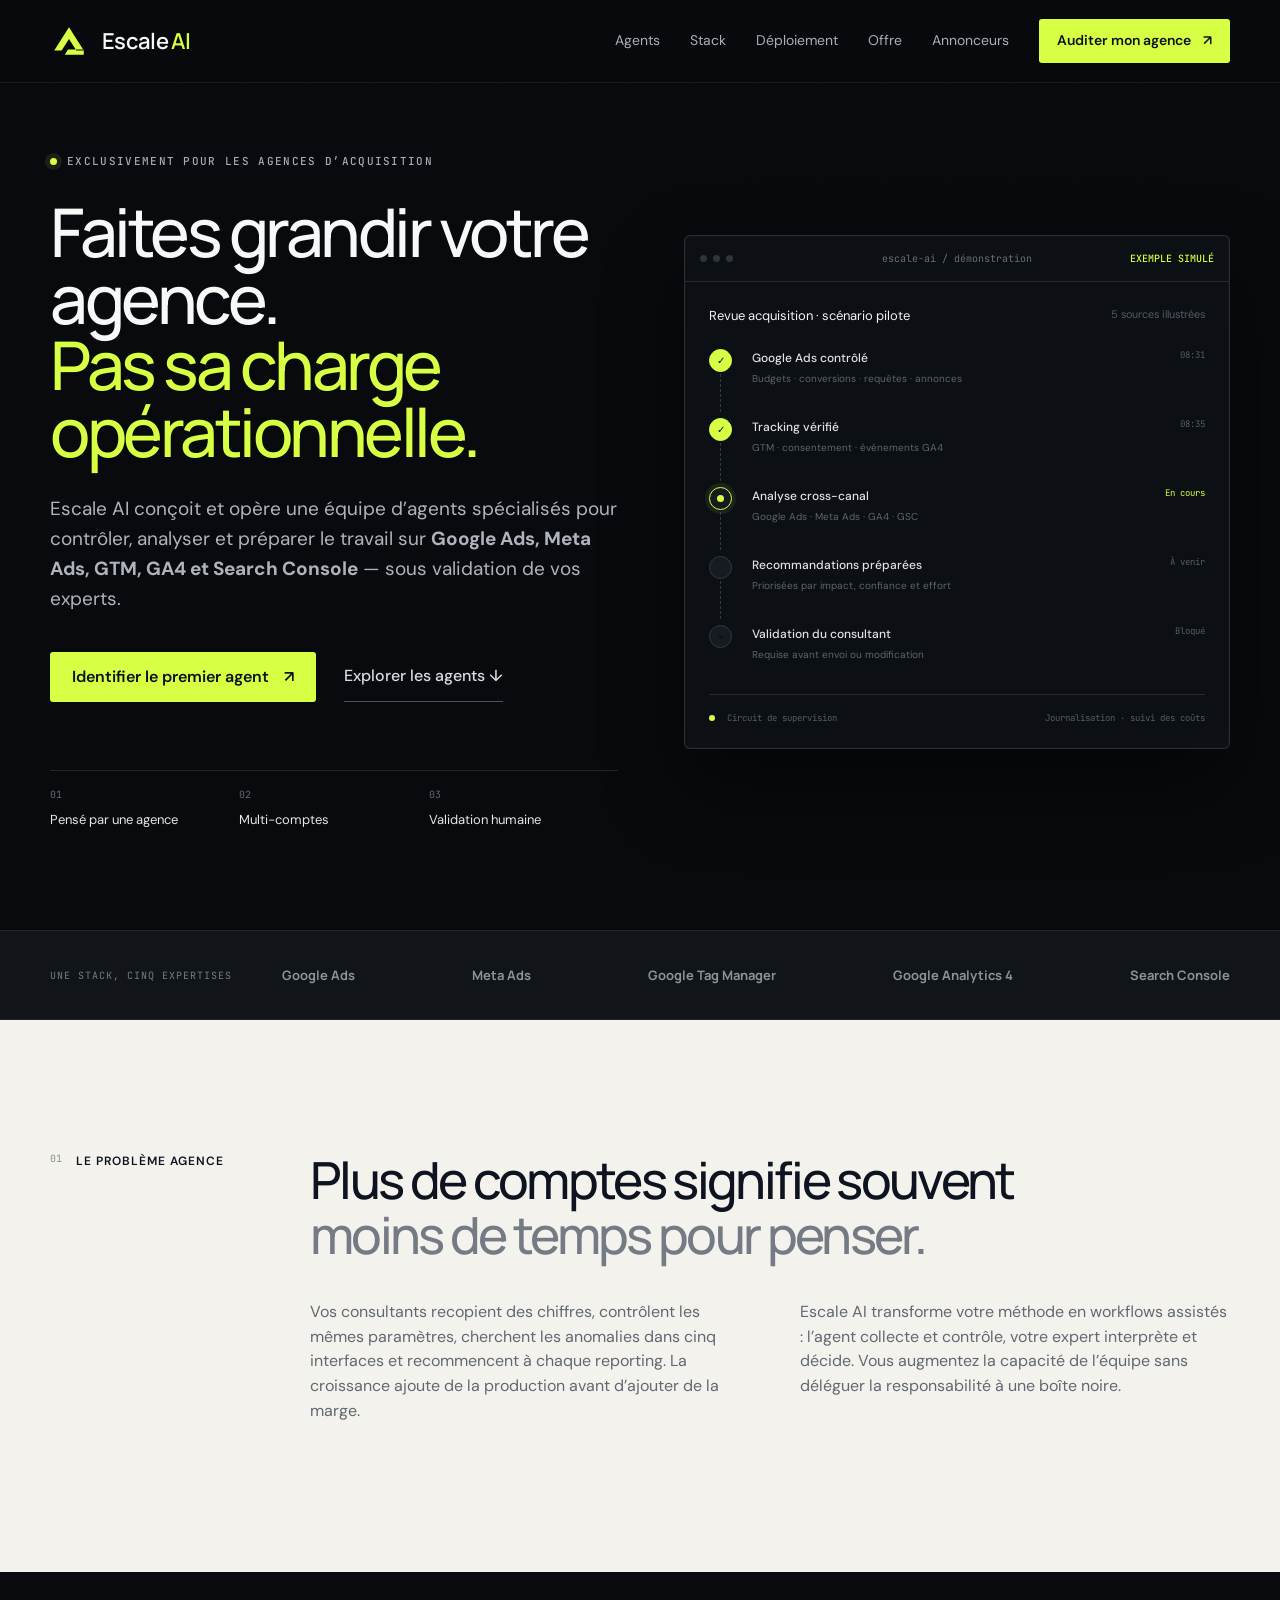
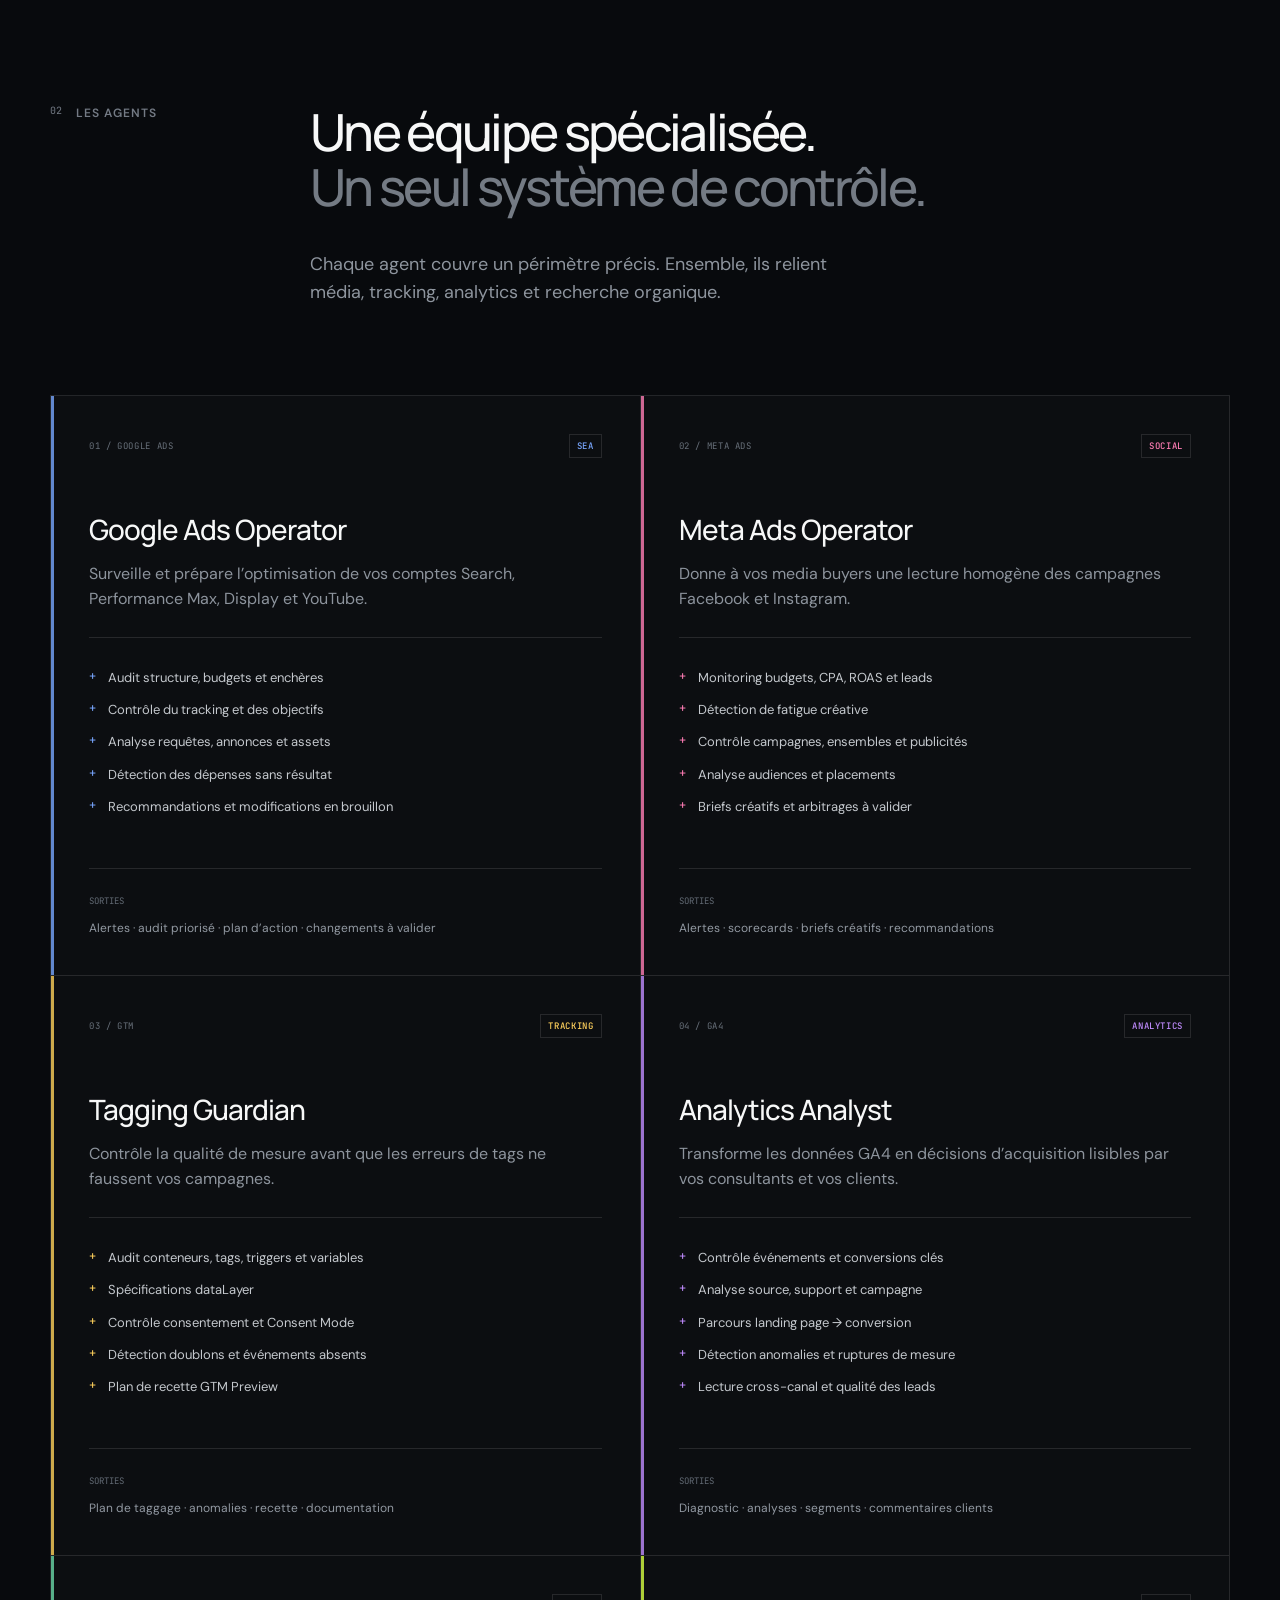
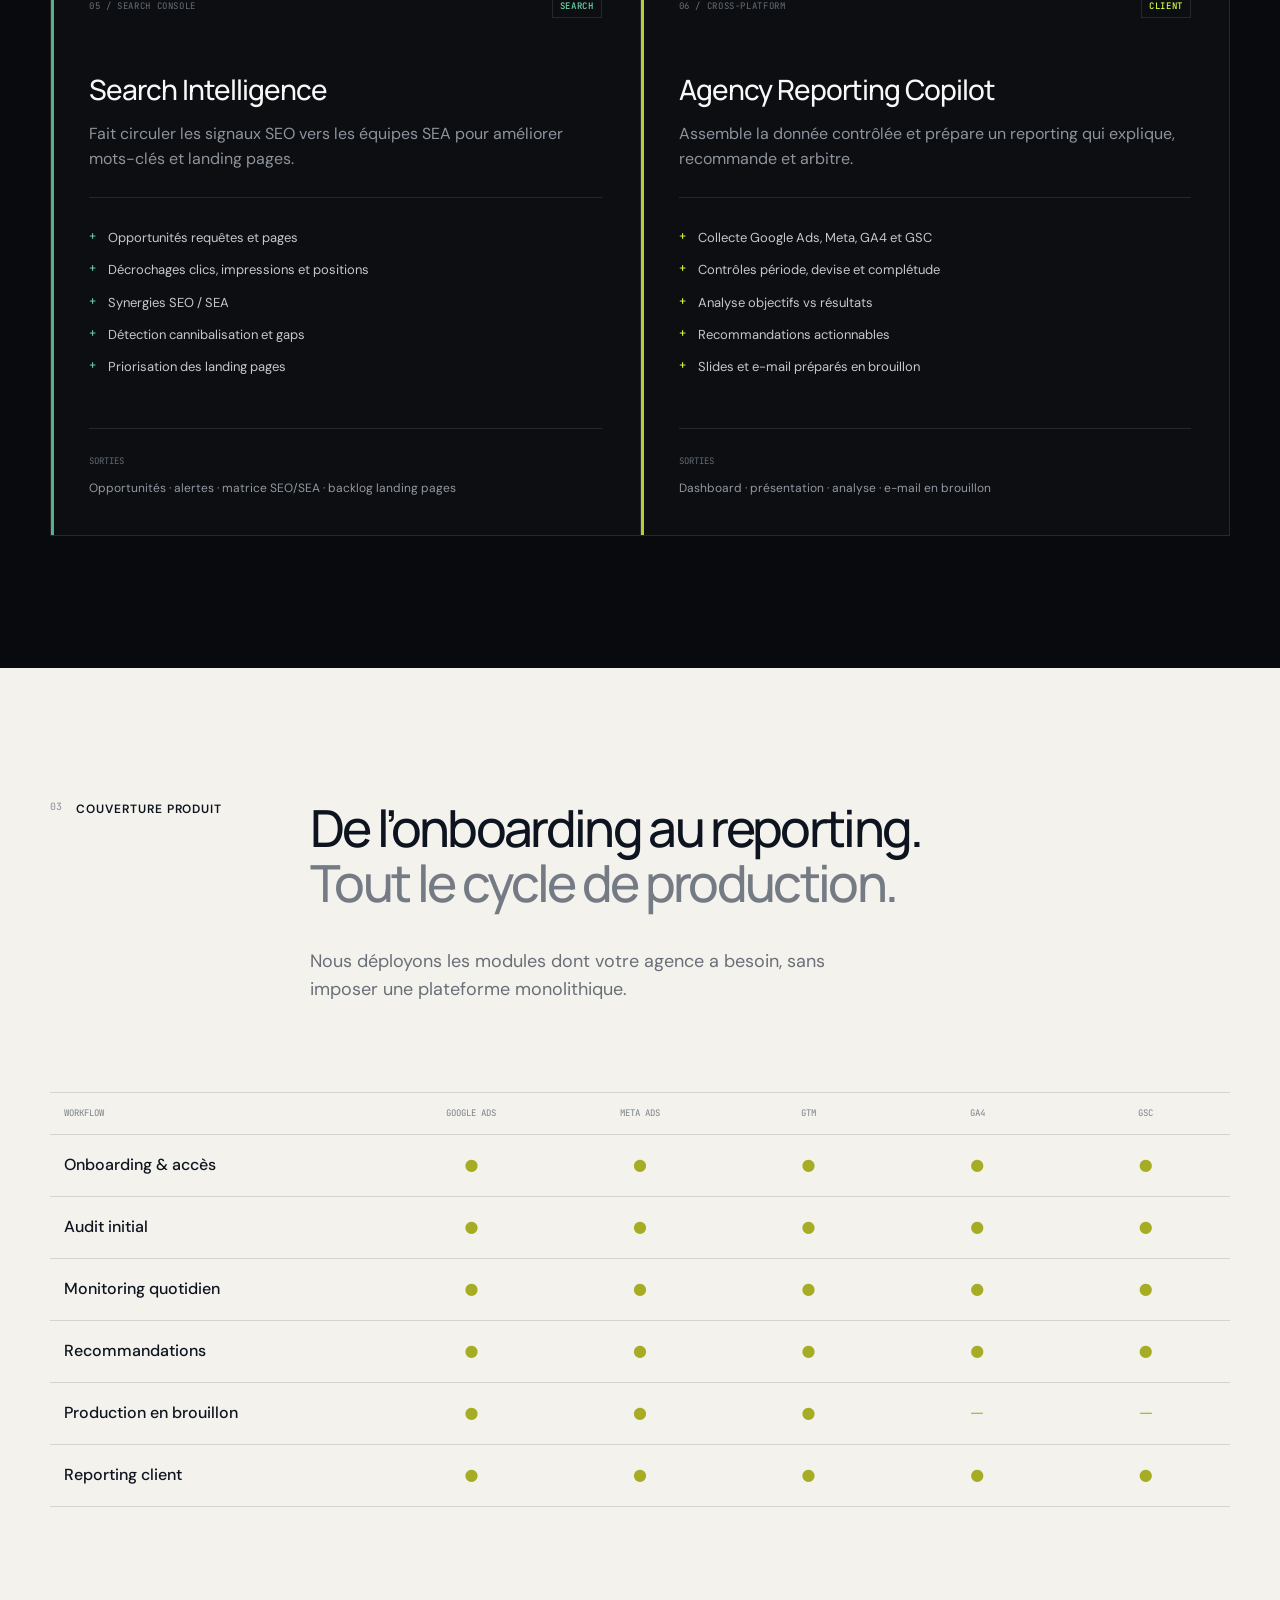
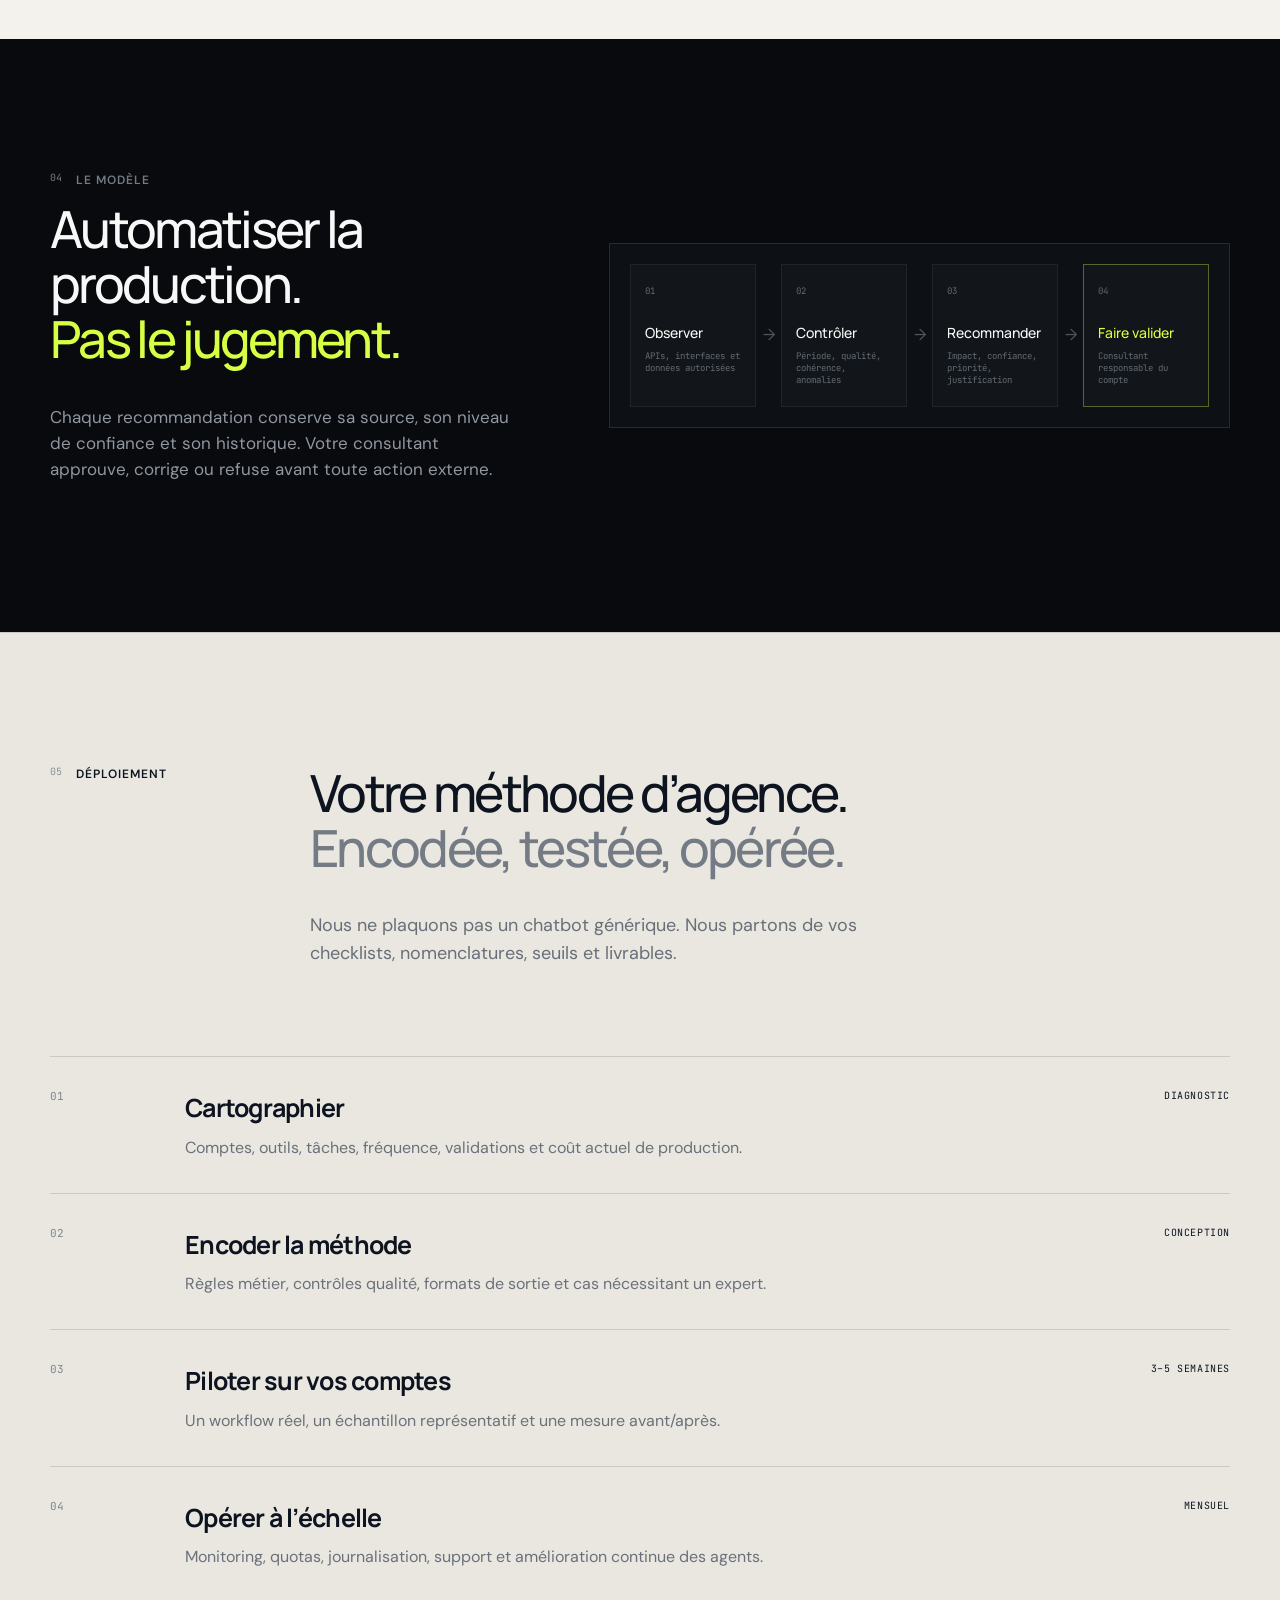
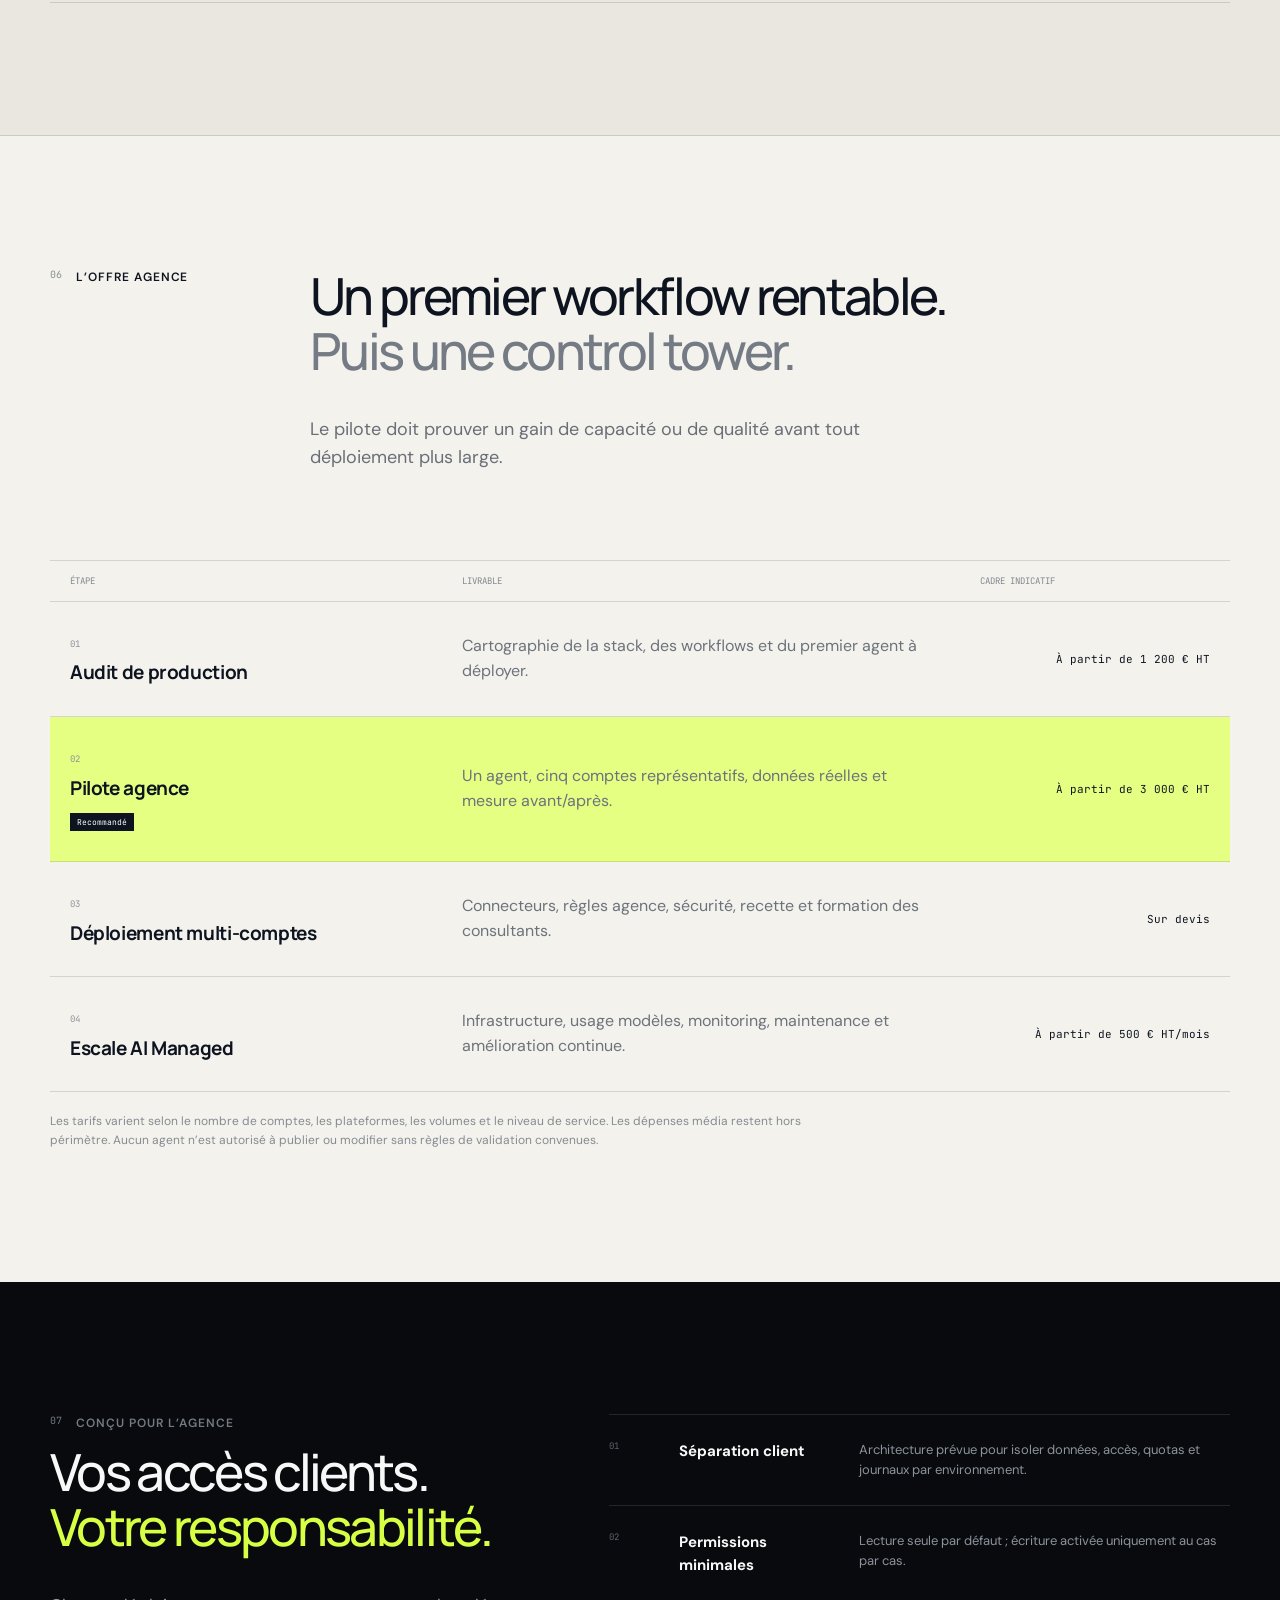
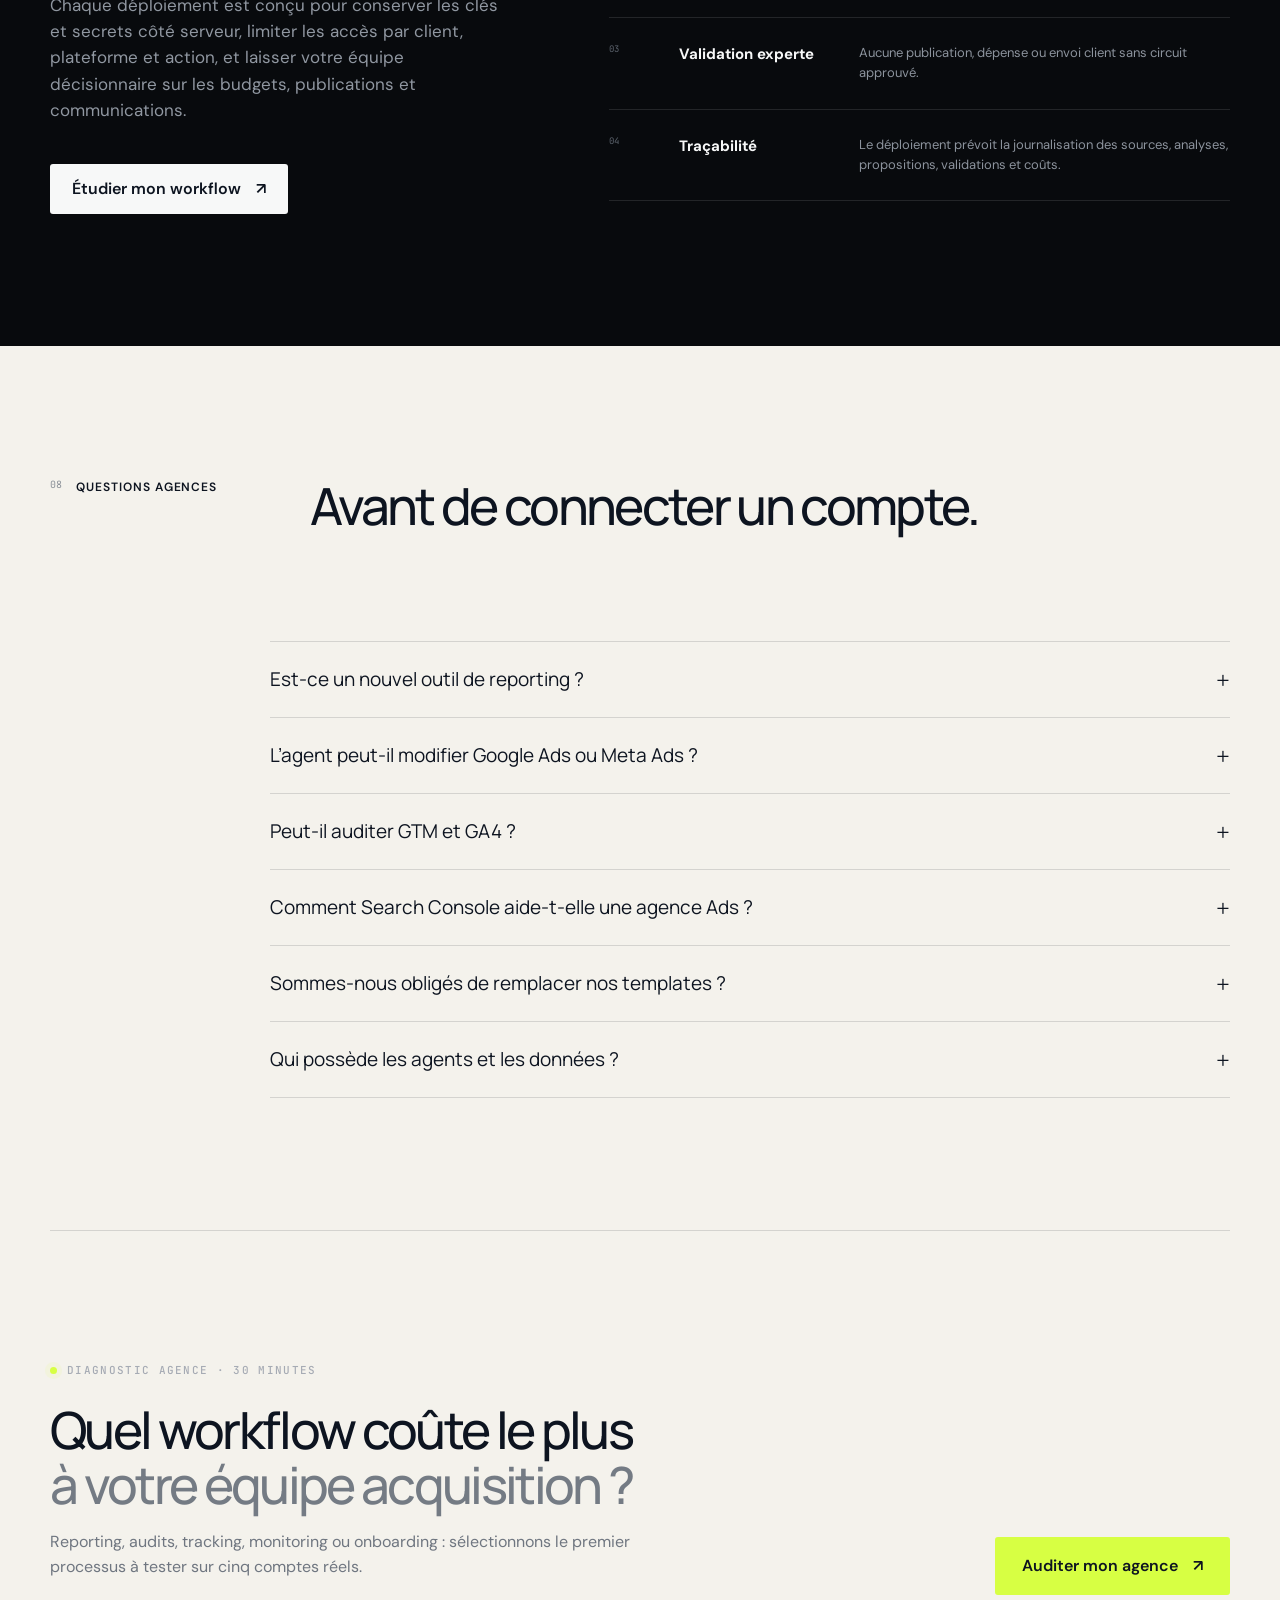
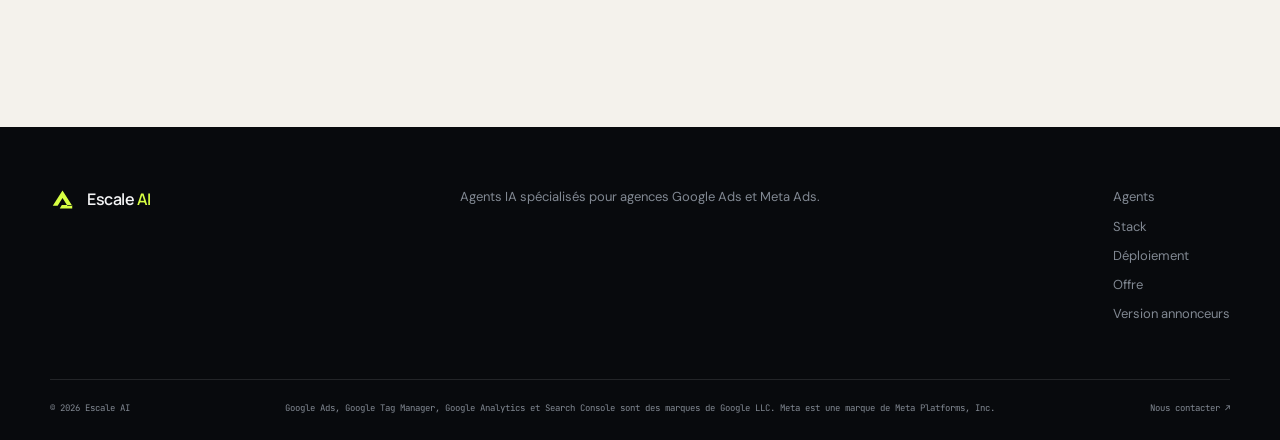
<file: index.html>
<!DOCTYPE html>
<html lang="fr">
<head>
  <meta charset="utf-8">
  <meta name="viewport" content="width=device-width, initial-scale=1">
  <title>Escale AI — Agents IA pour agences d’acquisition</title>
  <meta name="description" content="Escale AI conçoit et opère des agents IA spécialisés Google Ads, Meta Ads, GTM, GA4 et Search Console pour les agences d’acquisition.">
  <meta name="robots" content="index,follow">
  <meta name="theme-color" content="#080a0d">
  <meta property="og:type" content="website">
  <meta property="og:locale" content="fr_FR">
  <meta property="og:title" content="Escale AI — L’équipe d’agents IA des agences d’acquisition">
  <meta property="og:description" content="Audits, tracking, monitoring, reporting et recommandations sur Google Ads, Meta Ads, GTM, GA4 et GSC.">
  <meta property="og:image" content="https://raw.githubusercontent.com/Floskinou/AIAgentnewventure/main/og-image.png">
  <meta property="og:image:width" content="1200">
  <meta property="og:image:height" content="630">
  <meta name="twitter:card" content="summary_large_image">
  <meta name="twitter:title" content="Escale AI — Agents IA pour agences d’acquisition">
  <meta name="twitter:description" content="Industrialisez l’expertise de votre agence, sans automatiser les décisions à l’aveugle.">
  <link rel="icon" href="favicon.svg" type="image/svg+xml">
  <link rel="preconnect" href="https://fonts.googleapis.com">
  <link rel="preconnect" href="https://fonts.gstatic.com" crossorigin>
  <link href="https://fonts.googleapis.com/css2?family=DM+Sans:wght@400;500;600&family=Manrope:wght@400;500;600&family=JetBrains+Mono:wght@400;500&display=swap" rel="stylesheet">
  <link rel="stylesheet" href="styles.css?v=5">
  <script type="application/ld+json">{
    "@context":"https://schema.org",
    "@type":"ProfessionalService",
    "name":"Escale AI",
    "description":"Conception et exploitation d’agents IA pour les agences d’acquisition Google Ads et Meta Ads.",
    "areaServed":"FR",
    "knowsAbout":["Google Ads","Meta Ads","Google Tag Manager","Google Analytics 4","Google Search Console"]
  }</script>
</head>
<body>
  <a class="skip-link" href="#contenu">Aller au contenu</a>
  <header class="site-header" id="accueil">
    <nav class="nav container" aria-label="Navigation principale">
      <a class="brand" href="#accueil" aria-label="Escale AI — Accueil">
        <svg class="brand-mark" viewBox="0 0 36 36" aria-hidden="true"><path d="M4 27 18 5l14 22h-7l-7-11-7 11H4Zm10 4h18v-5H17l-3 5Z"/></svg>
        <span>Escale <strong>AI</strong></span>
      </a>
      <button class="menu-toggle" type="button" aria-expanded="false" aria-controls="nav-links"><span></span><span></span><span></span><span class="sr-only">Ouvrir le menu</span></button>
      <div class="nav-links" id="nav-links">
        <a href="#produits">Agents</a>
        <a href="#stack">Stack</a>
        <a href="#methode">Déploiement</a>
        <a href="#offre">Offre</a>
        <a href="annonceurs/">Annonceurs</a>
        <a class="nav-cta" href="https://calendly.com/escaleads/30min" target="_blank" rel="noopener">Auditer mon agence <span aria-hidden="true">↗</span></a>
      </div>
    </nav>
  </header>

  <main id="contenu">
    <section class="hero container" aria-labelledby="hero-title">
      <div class="hero-copy reveal">
        <p class="eyebrow"><span class="status-dot"></span> Exclusivement pour les agences d’acquisition</p>
        <h1 id="hero-title">Faites grandir votre agence.<br><em>Pas sa charge opérationnelle.</em></h1>
        <p class="hero-lead">Escale AI conçoit et opère une équipe d’agents spécialisés pour contrôler, analyser et préparer le travail sur <strong>Google Ads, Meta Ads, GTM, GA4 et Search Console</strong> — sous validation de vos experts.</p>
        <div class="hero-actions">
          <a class="button button-primary" href="https://calendly.com/escaleads/30min" target="_blank" rel="noopener">Identifier le premier agent <span aria-hidden="true">↗</span></a>
          <a class="text-link" href="#produits">Explorer les agents <span aria-hidden="true">↓</span></a>
        </div>
        <ul class="hero-proof" aria-label="Promesse Escale AI">
          <li><span>01</span> Pensé par une agence</li>
          <li><span>02</span> Multi-comptes</li>
          <li><span>03</span> Validation humaine</li>
        </ul>
      </div>

      <div class="agent-console reveal" role="img" aria-label="Démonstration simulée d’une tour de contrôle acquisition">
        <div class="console-topbar"><div><i></i><i></i><i></i></div><span>escale-ai / démonstration</span><b>EXEMPLE SIMULÉ</b></div>
        <div class="console-body">
          <div class="workflow-head"><span>Revue acquisition · scénario pilote</span><small>5 sources illustrées</small></div>
          <ol class="workflow">
            <li class="done"><span class="node">✓</span><div><b>Google Ads contrôlé</b><small>Budgets · conversions · requêtes · annonces</small></div><time>08:31</time></li>
            <li class="done"><span class="node">✓</span><div><b>Tracking vérifié</b><small>GTM · consentement · événements GA4</small></div><time>08:35</time></li>
            <li class="active"><span class="node"></span><div><b>Analyse cross-canal</b><small>Google Ads · Meta Ads · GA4 · GSC</small></div><time>En cours</time></li>
            <li><span class="node"></span><div><b>Recommandations préparées</b><small>Priorisées par impact, confiance et effort</small></div><time>À venir</time></li>
            <li><span class="node lock">⌁</span><div><b>Validation du consultant</b><small>Requise avant envoi ou modification</small></div><time>Bloqué</time></li>
          </ol>
          <div class="console-footer"><span><i class="pulse"></i> Circuit de supervision</span><span>Journalisation · suivi des coûts</span></div>
        </div>
      </div>
    </section>

    <section class="trust-strip" id="stack" aria-label="Plateformes couvertes">
      <div class="container trust-inner"><span>Une stack, cinq expertises</span><div><b>Google Ads</b><b>Meta Ads</b><b>Google Tag Manager</b><b>Google Analytics 4</b><b>Search Console</b></div></div>
    </section>

    <section class="problem section container" aria-labelledby="problem-title">
      <div class="section-index reveal"><span>01</span><p>Le problème agence</p></div>
      <div class="problem-content reveal">
        <h2 id="problem-title">Plus de comptes signifie souvent<br><em>moins de temps pour penser.</em></h2>
        <div class="problem-grid">
          <p>Vos consultants recopient des chiffres, contrôlent les mêmes paramètres, cherchent les anomalies dans cinq interfaces et recommencent à chaque reporting. La croissance ajoute de la production avant d’ajouter de la marge.</p>
          <p>Escale AI transforme votre méthode en workflows assistés : l’agent collecte et contrôle, votre expert interprète et décide. Vous augmentez la capacité de l’équipe sans déléguer la responsabilité à une boîte noire.</p>
        </div>
      </div>
    </section>

    <section class="products section" id="produits" aria-labelledby="products-title">
      <div class="container">
        <div class="section-heading reveal"><div class="section-index light"><span>02</span><p>Les agents</p></div><div><h2 id="products-title">Une équipe spécialisée.<br><em>Un seul système de contrôle.</em></h2><p>Chaque agent couvre un périmètre précis. Ensemble, ils relient média, tracking, analytics et recherche organique.</p></div></div>
        <div class="product-grid">
          <article class="product-card product-google reveal"><div class="product-top"><span>01 / GOOGLE ADS</span><b>SEA</b></div><h3>Google Ads Operator</h3><p>Surveille et prépare l’optimisation de vos comptes Search, Performance Max, Display et YouTube.</p><ul><li>Audit structure, budgets et enchères</li><li>Contrôle du tracking et des objectifs</li><li>Analyse requêtes, annonces et assets</li><li>Détection des dépenses sans résultat</li><li>Recommandations et modifications en brouillon</li></ul><div class="product-output"><span>Sorties</span><p>Alertes · audit priorisé · plan d’action · changements à valider</p></div></article>
          <article class="product-card product-meta reveal"><div class="product-top"><span>02 / META ADS</span><b>SOCIAL</b></div><h3>Meta Ads Operator</h3><p>Donne à vos media buyers une lecture homogène des campagnes Facebook et Instagram.</p><ul><li>Monitoring budgets, CPA, ROAS et leads</li><li>Détection de fatigue créative</li><li>Contrôle campagnes, ensembles et publicités</li><li>Analyse audiences et placements</li><li>Briefs créatifs et arbitrages à valider</li></ul><div class="product-output"><span>Sorties</span><p>Alertes · scorecards · briefs créatifs · recommandations</p></div></article>
          <article class="product-card product-gtm reveal"><div class="product-top"><span>03 / GTM</span><b>TRACKING</b></div><h3>Tagging Guardian</h3><p>Contrôle la qualité de mesure avant que les erreurs de tags ne faussent vos campagnes.</p><ul><li>Audit conteneurs, tags, triggers et variables</li><li>Spécifications dataLayer</li><li>Contrôle consentement et Consent Mode</li><li>Détection doublons et événements absents</li><li>Plan de recette GTM Preview</li></ul><div class="product-output"><span>Sorties</span><p>Plan de taggage · anomalies · recette · documentation</p></div></article>
          <article class="product-card product-ga4 reveal"><div class="product-top"><span>04 / GA4</span><b>ANALYTICS</b></div><h3>Analytics Analyst</h3><p>Transforme les données GA4 en décisions d’acquisition lisibles par vos consultants et vos clients.</p><ul><li>Contrôle événements et conversions clés</li><li>Analyse source, support et campagne</li><li>Parcours landing page → conversion</li><li>Détection anomalies et ruptures de mesure</li><li>Lecture cross-canal et qualité des leads</li></ul><div class="product-output"><span>Sorties</span><p>Diagnostic · analyses · segments · commentaires clients</p></div></article>
          <article class="product-card product-gsc reveal"><div class="product-top"><span>05 / SEARCH CONSOLE</span><b>SEARCH</b></div><h3>Search Intelligence</h3><p>Fait circuler les signaux SEO vers les équipes SEA pour améliorer mots-clés et landing pages.</p><ul><li>Opportunités requêtes et pages</li><li>Décrochages clics, impressions et positions</li><li>Synergies SEO / SEA</li><li>Détection cannibalisation et gaps</li><li>Priorisation des landing pages</li></ul><div class="product-output"><span>Sorties</span><p>Opportunités · alertes · matrice SEO/SEA · backlog landing pages</p></div></article>
          <article class="product-card product-report reveal"><div class="product-top"><span>06 / CROSS-PLATFORM</span><b>CLIENT</b></div><h3>Agency Reporting Copilot</h3><p>Assemble la donnée contrôlée et prépare un reporting qui explique, recommande et arbitre.</p><ul><li>Collecte Google Ads, Meta, GA4 et GSC</li><li>Contrôles période, devise et complétude</li><li>Analyse objectifs vs résultats</li><li>Recommandations actionnables</li><li>Slides et e-mail préparés en brouillon</li></ul><div class="product-output"><span>Sorties</span><p>Dashboard · présentation · analyse · e-mail en brouillon</p></div></article>
        </div>
      </div>
    </section>

    <section class="coverage section container" aria-labelledby="coverage-title">
      <div class="section-heading reveal"><div class="section-index"><span>03</span><p>Couverture produit</p></div><div><h2 id="coverage-title">De l’onboarding au reporting.<br><em>Tout le cycle de production.</em></h2><p>Nous déployons les modules dont votre agence a besoin, sans imposer une plateforme monolithique.</p></div></div>
      <section class="coverage-table reveal" aria-label="Matrice de couverture des agents" tabindex="0">
        <div class="coverage-row coverage-head"><span>Workflow</span><span>Google Ads</span><span>Meta Ads</span><span>GTM</span><span>GA4</span><span>GSC</span></div>
        <div class="coverage-row"><strong>Onboarding &amp; accès</strong><i>●</i><i>●</i><i>●</i><i>●</i><i>●</i></div>
        <div class="coverage-row"><strong>Audit initial</strong><i>●</i><i>●</i><i>●</i><i>●</i><i>●</i></div>
        <div class="coverage-row"><strong>Monitoring quotidien</strong><i>●</i><i>●</i><i>●</i><i>●</i><i>●</i></div>
        <div class="coverage-row"><strong>Recommandations</strong><i>●</i><i>●</i><i>●</i><i>●</i><i>●</i></div>
        <div class="coverage-row"><strong>Production en brouillon</strong><i>●</i><i>●</i><i>●</i><i>—</i><i>—</i></div>
        <div class="coverage-row"><strong>Reporting client</strong><i>●</i><i>●</i><i>●</i><i>●</i><i>●</i></div>
      </section>
    </section>

    <section class="outcomes section">
      <div class="container outcomes-layout">
        <div class="outcome-copy reveal"><div class="section-index light"><span>04</span><p>Le modèle</p></div><h2>Automatiser la production.<br><em>Pas le jugement.</em></h2><p>Chaque recommandation conserve sa source, son niveau de confiance et son historique. Votre consultant approuve, corrige ou refuse avant toute action externe.</p></div>
        <div class="control-flow reveal" role="img" aria-label="Circuit de validation Escale AI">
          <div><span>01</span><b>Observer</b><small>APIs, interfaces et données autorisées</small></div><i>→</i><div><span>02</span><b>Contrôler</b><small>Période, qualité, cohérence, anomalies</small></div><i>→</i><div><span>03</span><b>Recommander</b><small>Impact, confiance, priorité, justification</small></div><i>→</i><div class="approved"><span>04</span><b>Faire valider</b><small>Consultant responsable du compte</small></div>
        </div>
      </div>
    </section>

    <section class="method section" id="methode" aria-labelledby="method-title">
      <div class="container">
        <div class="section-heading reveal"><div class="section-index"><span>05</span><p>Déploiement</p></div><div><h2 id="method-title">Votre méthode d’agence.<br><em>Encodée, testée, opérée.</em></h2><p>Nous ne plaquons pas un chatbot générique. Nous partons de vos checklists, nomenclatures, seuils et livrables.</p></div></div>
        <ol class="method-steps">
          <li class="reveal"><span>01</span><div><h3>Cartographier</h3><p>Comptes, outils, tâches, fréquence, validations et coût actuel de production.</p></div><strong>Diagnostic</strong></li>
          <li class="reveal"><span>02</span><div><h3>Encoder la méthode</h3><p>Règles métier, contrôles qualité, formats de sortie et cas nécessitant un expert.</p></div><strong>Conception</strong></li>
          <li class="reveal"><span>03</span><div><h3>Piloter sur vos comptes</h3><p>Un workflow réel, un échantillon représentatif et une mesure avant/après.</p></div><strong>3–5 semaines</strong></li>
          <li class="reveal"><span>04</span><div><h3>Opérer à l’échelle</h3><p>Monitoring, quotas, journalisation, support et amélioration continue des agents.</p></div><strong>Mensuel</strong></li>
        </ol>
      </div>
    </section>

    <section class="offer section container" id="offre" aria-labelledby="offer-title">
      <div class="section-heading reveal"><div class="section-index"><span>06</span><p>L’offre agence</p></div><div><h2 id="offer-title">Un premier workflow rentable.<br><em>Puis une control tower.</em></h2><p>Le pilote doit prouver un gain de capacité ou de qualité avant tout déploiement plus large.</p></div></div>
      <div class="offer-table reveal">
        <div class="offer-row offer-head"><span>Étape</span><span>Livrable</span><span>Cadre indicatif</span></div>
        <div class="offer-row"><div><small>01</small><h3>Audit de production</h3></div><p>Cartographie de la stack, des workflows et du premier agent à déployer.</p><strong>À partir de 1 200 € HT</strong></div>
        <div class="offer-row highlight"><div><small>02</small><h3>Pilote agence</h3><em>Recommandé</em></div><p>Un agent, cinq comptes représentatifs, données réelles et mesure avant/après.</p><strong>À partir de 3 000 € HT</strong></div>
        <div class="offer-row"><div><small>03</small><h3>Déploiement multi-comptes</h3></div><p>Connecteurs, règles agence, sécurité, recette et formation des consultants.</p><strong>Sur devis</strong></div>
        <div class="offer-row"><div><small>04</small><h3>Escale AI Managed</h3></div><p>Infrastructure, usage modèles, monitoring, maintenance et amélioration continue.</p><strong>À partir de 500 € HT/mois</strong></div>
      </div>
      <p class="offer-note reveal">Les tarifs varient selon le nombre de comptes, les plateformes, les volumes et le niveau de service. Les dépenses média restent hors périmètre. Aucun agent n’est autorisé à publier ou modifier sans règles de validation convenues.</p>
    </section>

    <section class="security section" id="securite" aria-labelledby="security-title">
      <div class="container security-layout">
        <div class="security-copy reveal"><div class="section-index light"><span>07</span><p>Conçu pour l’agence</p></div><h2 id="security-title">Vos accès clients.<br><em>Votre responsabilité.</em></h2><p>Chaque déploiement est conçu pour conserver les clés et secrets côté serveur, limiter les accès par client, plateforme et action, et laisser votre équipe décisionnaire sur les budgets, publications et communications.</p><a class="button button-light" href="https://calendly.com/escaleads/30min" target="_blank" rel="noopener">Étudier mon workflow <span aria-hidden="true">↗</span></a></div>
        <div class="security-stack reveal">
          <div><span>01</span><h3>Séparation client</h3><p>Architecture prévue pour isoler données, accès, quotas et journaux par environnement.</p></div>
          <div><span>02</span><h3>Permissions minimales</h3><p>Lecture seule par défaut ; écriture activée uniquement au cas par cas.</p></div>
          <div><span>03</span><h3>Validation experte</h3><p>Aucune publication, dépense ou envoi client sans circuit approuvé.</p></div>
          <div><span>04</span><h3>Traçabilité</h3><p>Le déploiement prévoit la journalisation des sources, analyses, propositions, validations et coûts.</p></div>
        </div>
      </div>
    </section>

    <section class="faq section container" aria-labelledby="faq-title">
      <div class="section-heading reveal"><div class="section-index"><span>08</span><p>Questions agences</p></div><div><h2 id="faq-title">Avant de connecter un compte.</h2></div></div>
      <div class="faq-list reveal">
        <details><summary>Est-ce un nouvel outil de reporting ?<span>+</span></summary><p>Non. Escale AI peut alimenter vos livrables existants, mais va plus loin : contrôle des données, diagnostic, recommandation et préparation des actions. L’objectif est d’orchestrer votre stack, pas d’ajouter un dashboard de plus.</p></details>
        <details><summary>L’agent peut-il modifier Google Ads ou Meta Ads ?<span>+</span></summary><p>L’agent analyse, recommande et prépare les changements en brouillon. Toute modification de budget, campagne, annonce ou ciblage reste soumise à validation humaine et est exécutée selon le circuit défini avec l’agence.</p></details>
        <details><summary>Peut-il auditer GTM et GA4 ?<span>+</span></summary><p>Oui, selon les accès disponibles : inventaire des tags et événements, contrôles de cohérence, spécifications, plan de recette et détection d’anomalies. Une validation en Preview et sur le site réel reste nécessaire avant de déclarer un tracking fonctionnel.</p></details>
        <details><summary>Comment Search Console aide-t-elle une agence Ads ?<span>+</span></summary><p>Les requêtes, pages et tendances organiques révèlent des opportunités de mots-clés, des gaps de landing pages et des synergies SEO/SEA. L’agent rapproche ces signaux des performances payantes.</p></details>
        <details><summary>Sommes-nous obligés de remplacer nos templates ?<span>+</span></summary><p>Non. Nous pouvons produire dans vos formats actuels : Google Sheets, Slides, Looker Studio, e-mails, tickets ou documents internes, selon les intégrations validées.</p></details>
        <details><summary>Qui possède les agents et les données ?<span>+</span></summary><p>Vos données et livrables client restent les vôtres. Escale AI opère son socle, ses composants et ses méthodes sous forme de service managé ; le contrat définit précisément les droits d’usage et la réversibilité.</p></details>
      </div>
    </section>

    <section class="final-cta section container reveal" aria-labelledby="cta-title">
      <div><p class="eyebrow"><span class="status-dot"></span> Diagnostic agence · 30 minutes</p><h2 id="cta-title">Quel workflow coûte le plus<br><em>à votre équipe acquisition ?</em></h2><p>Reporting, audits, tracking, monitoring ou onboarding : sélectionnons le premier processus à tester sur cinq comptes réels.</p></div>
      <a class="button button-primary button-large" href="https://calendly.com/escaleads/30min" target="_blank" rel="noopener">Auditer mon agence <span aria-hidden="true">↗</span></a>
    </section>
  </main>

  <footer class="footer">
    <div class="container footer-main"><a class="brand" href="#accueil"><svg class="brand-mark" viewBox="0 0 36 36" aria-hidden="true"><path d="M4 27 18 5l14 22h-7l-7-11-7 11H4Zm10 4h18v-5H17l-3 5Z"/></svg><span>Escale <strong>AI</strong></span></a><p>Agents IA spécialisés pour agences Google Ads et Meta Ads.</p><div><a href="#produits">Agents</a><a href="#stack">Stack</a><a href="#methode">Déploiement</a><a href="#offre">Offre</a><a href="annonceurs/">Version annonceurs</a></div></div>
    <div class="container footer-bottom"><span>© <span id="year"></span> Escale AI</span><span>Google Ads, Google Tag Manager, Google Analytics et Search Console sont des marques de Google LLC. Meta est une marque de Meta Platforms, Inc.</span><a href="https://calendly.com/escaleads/30min" target="_blank" rel="noopener">Nous contacter ↗</a></div>
  </footer>
  <script src="script.js?v=3"></script>
</body>
</html>
</file>
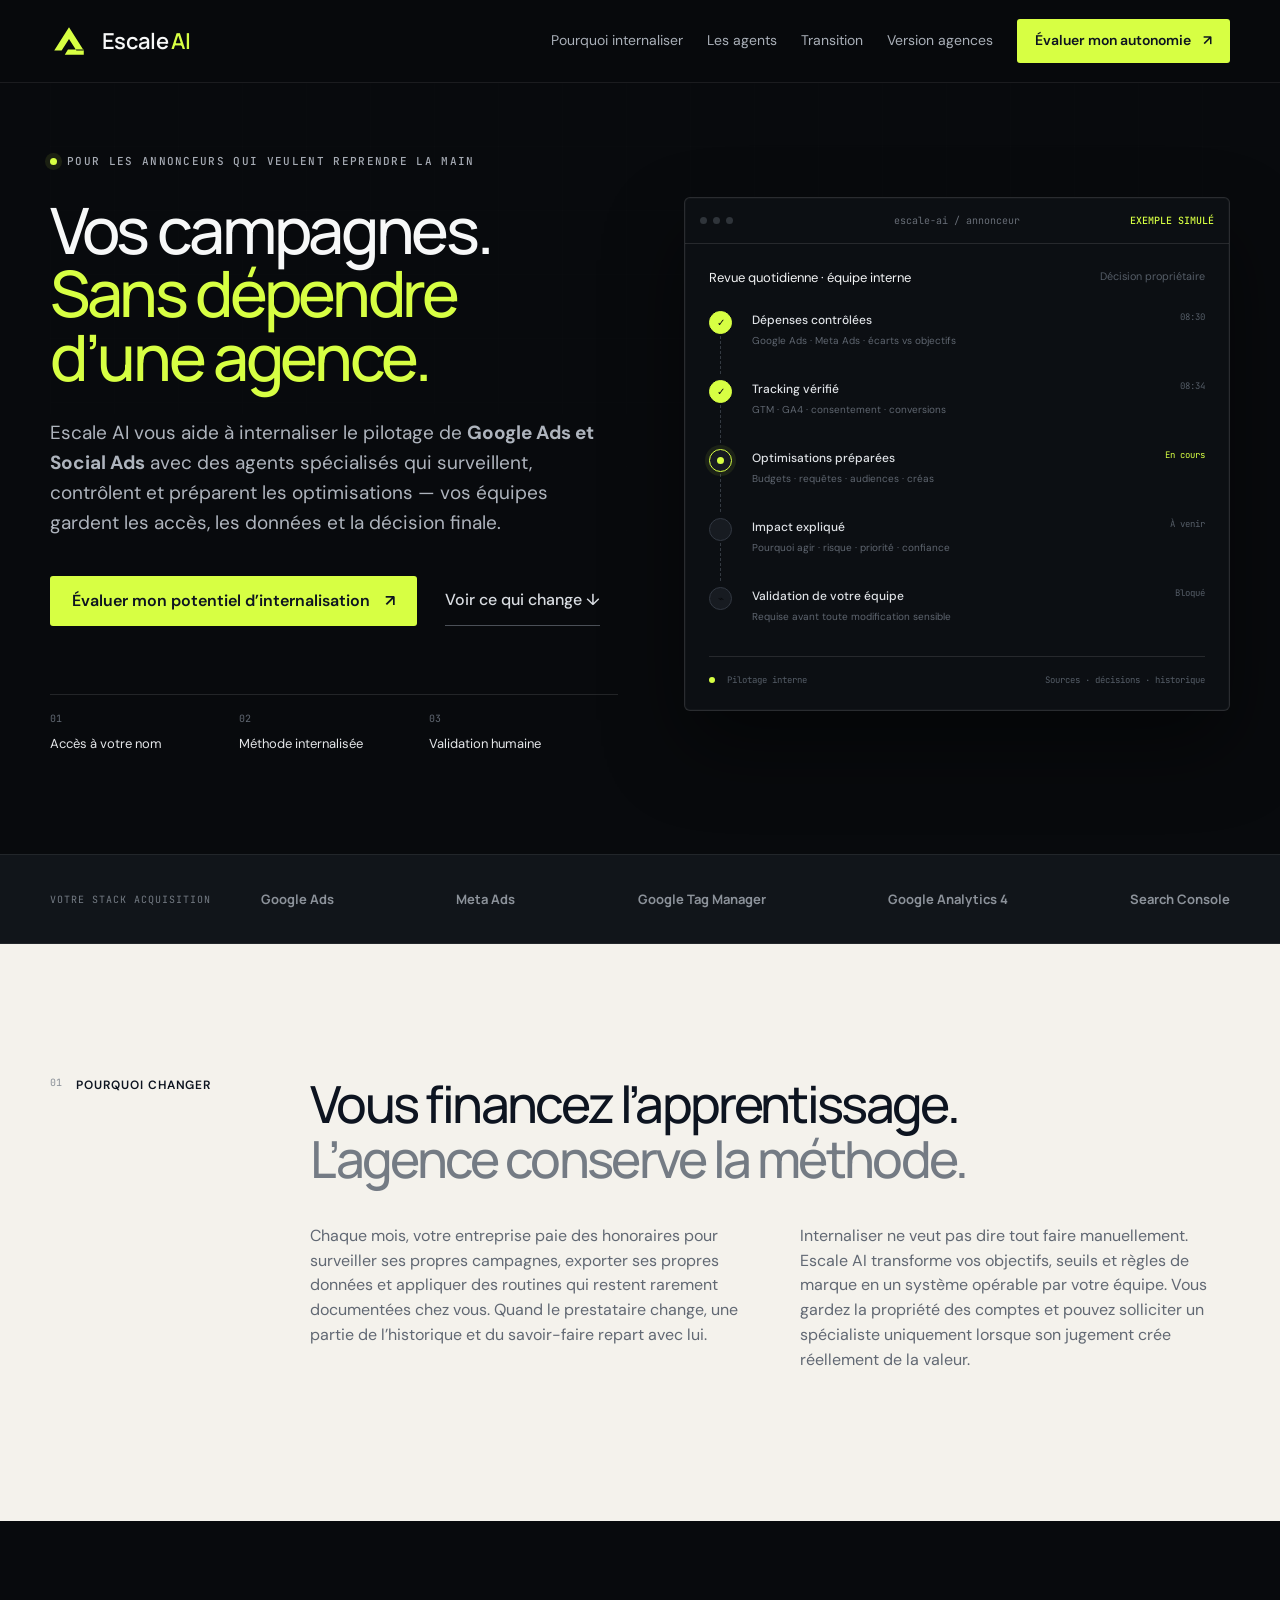
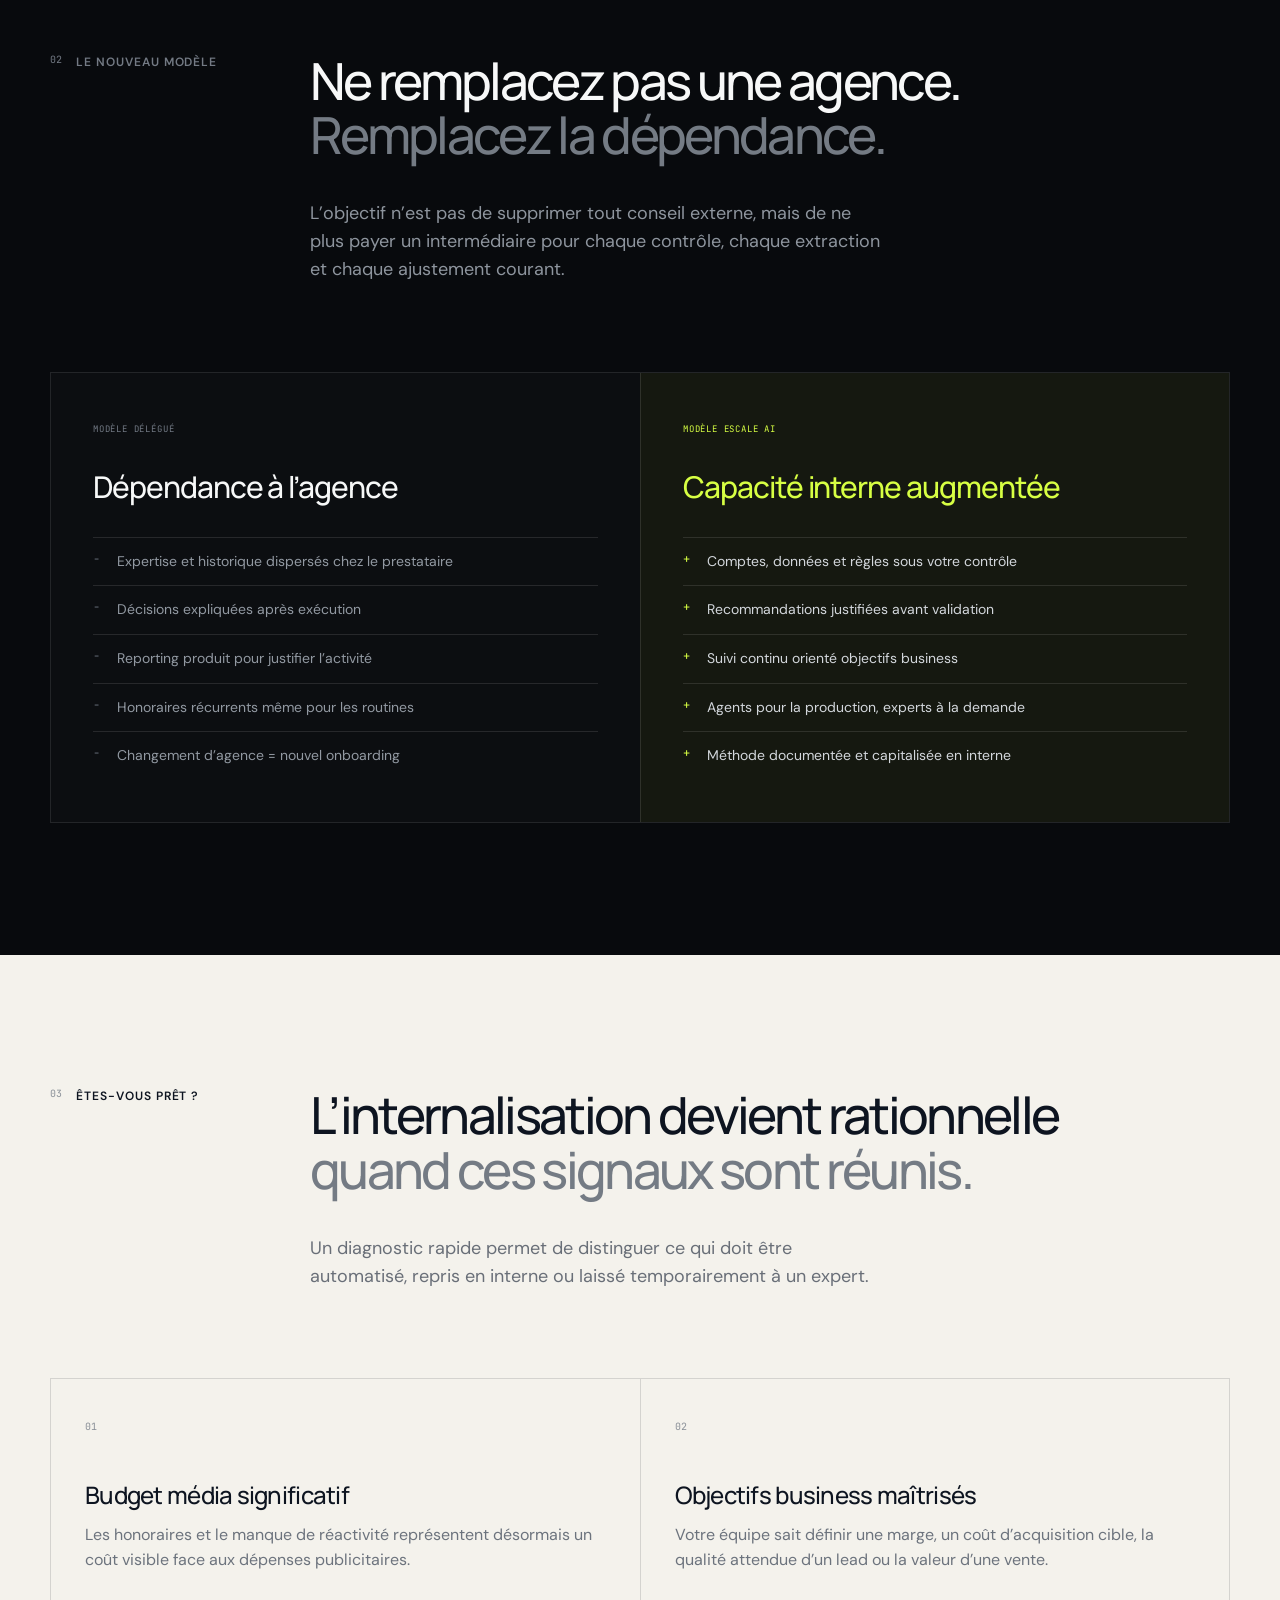
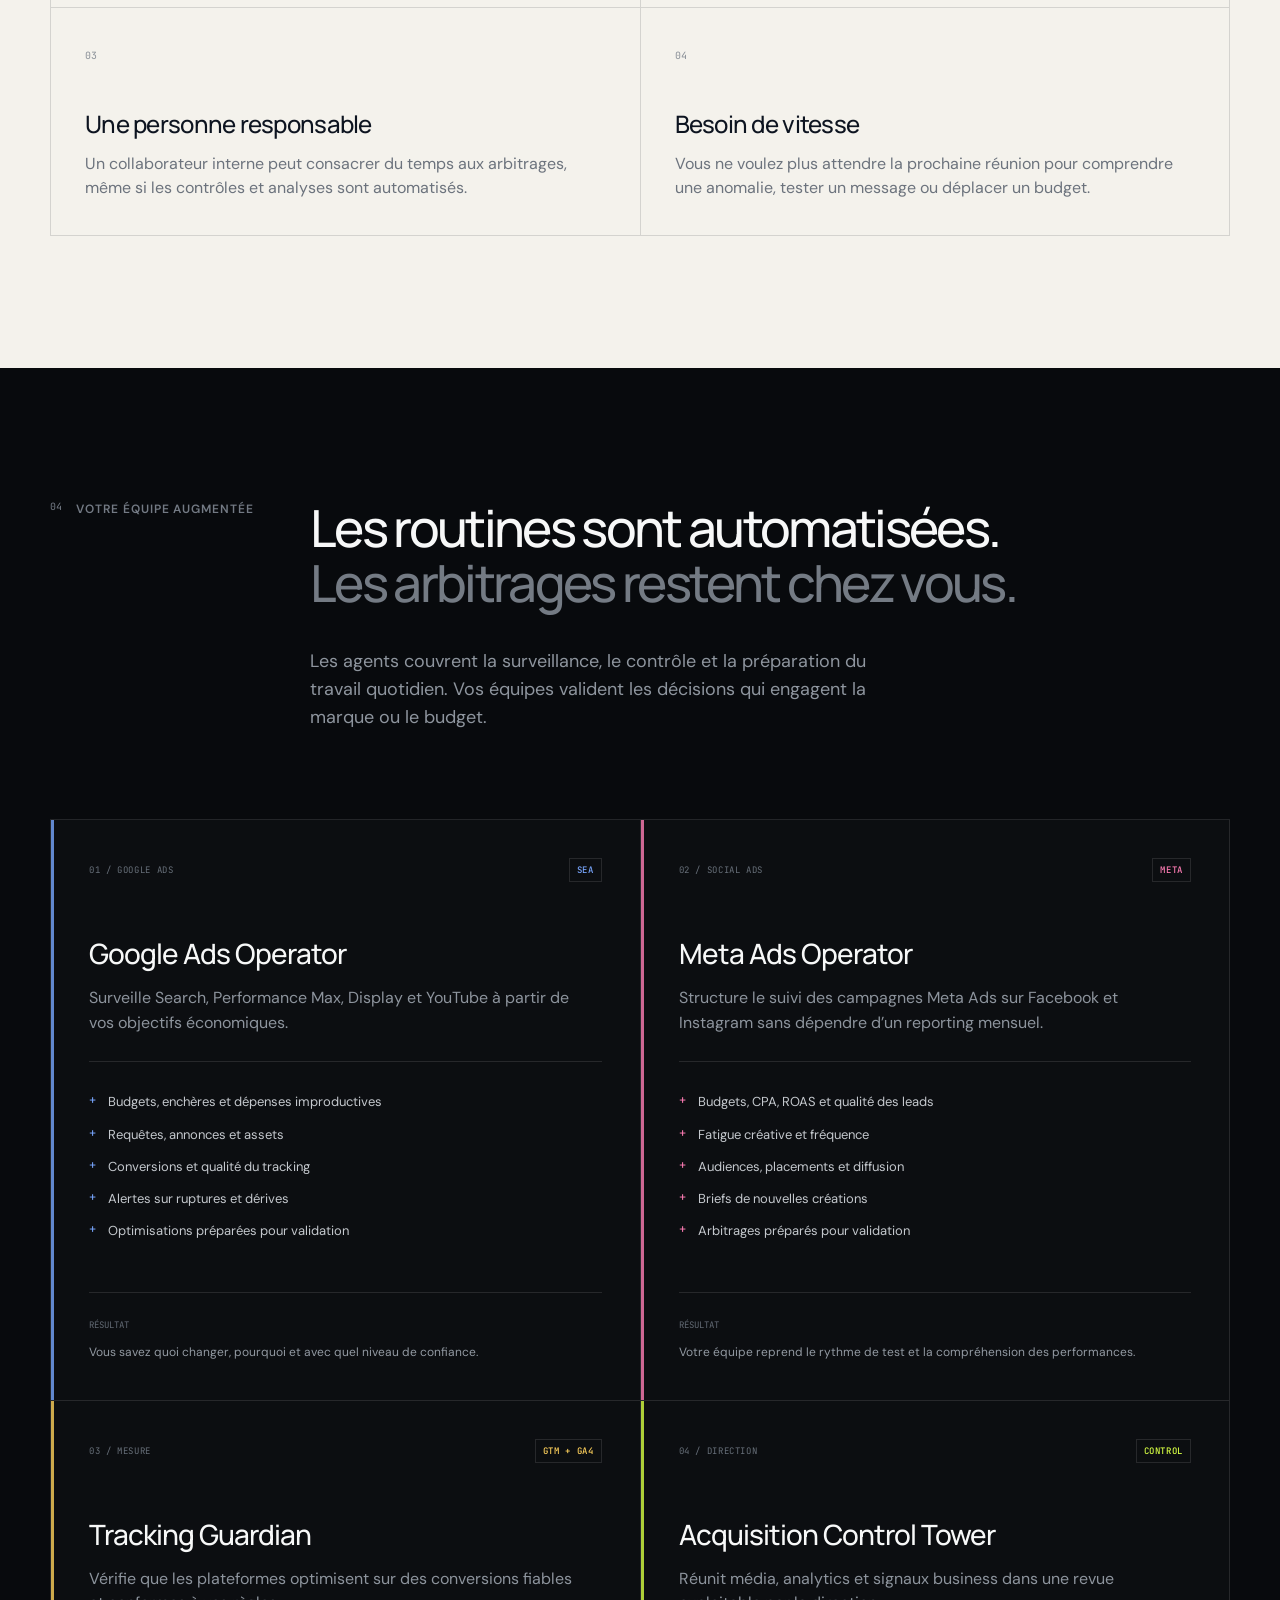
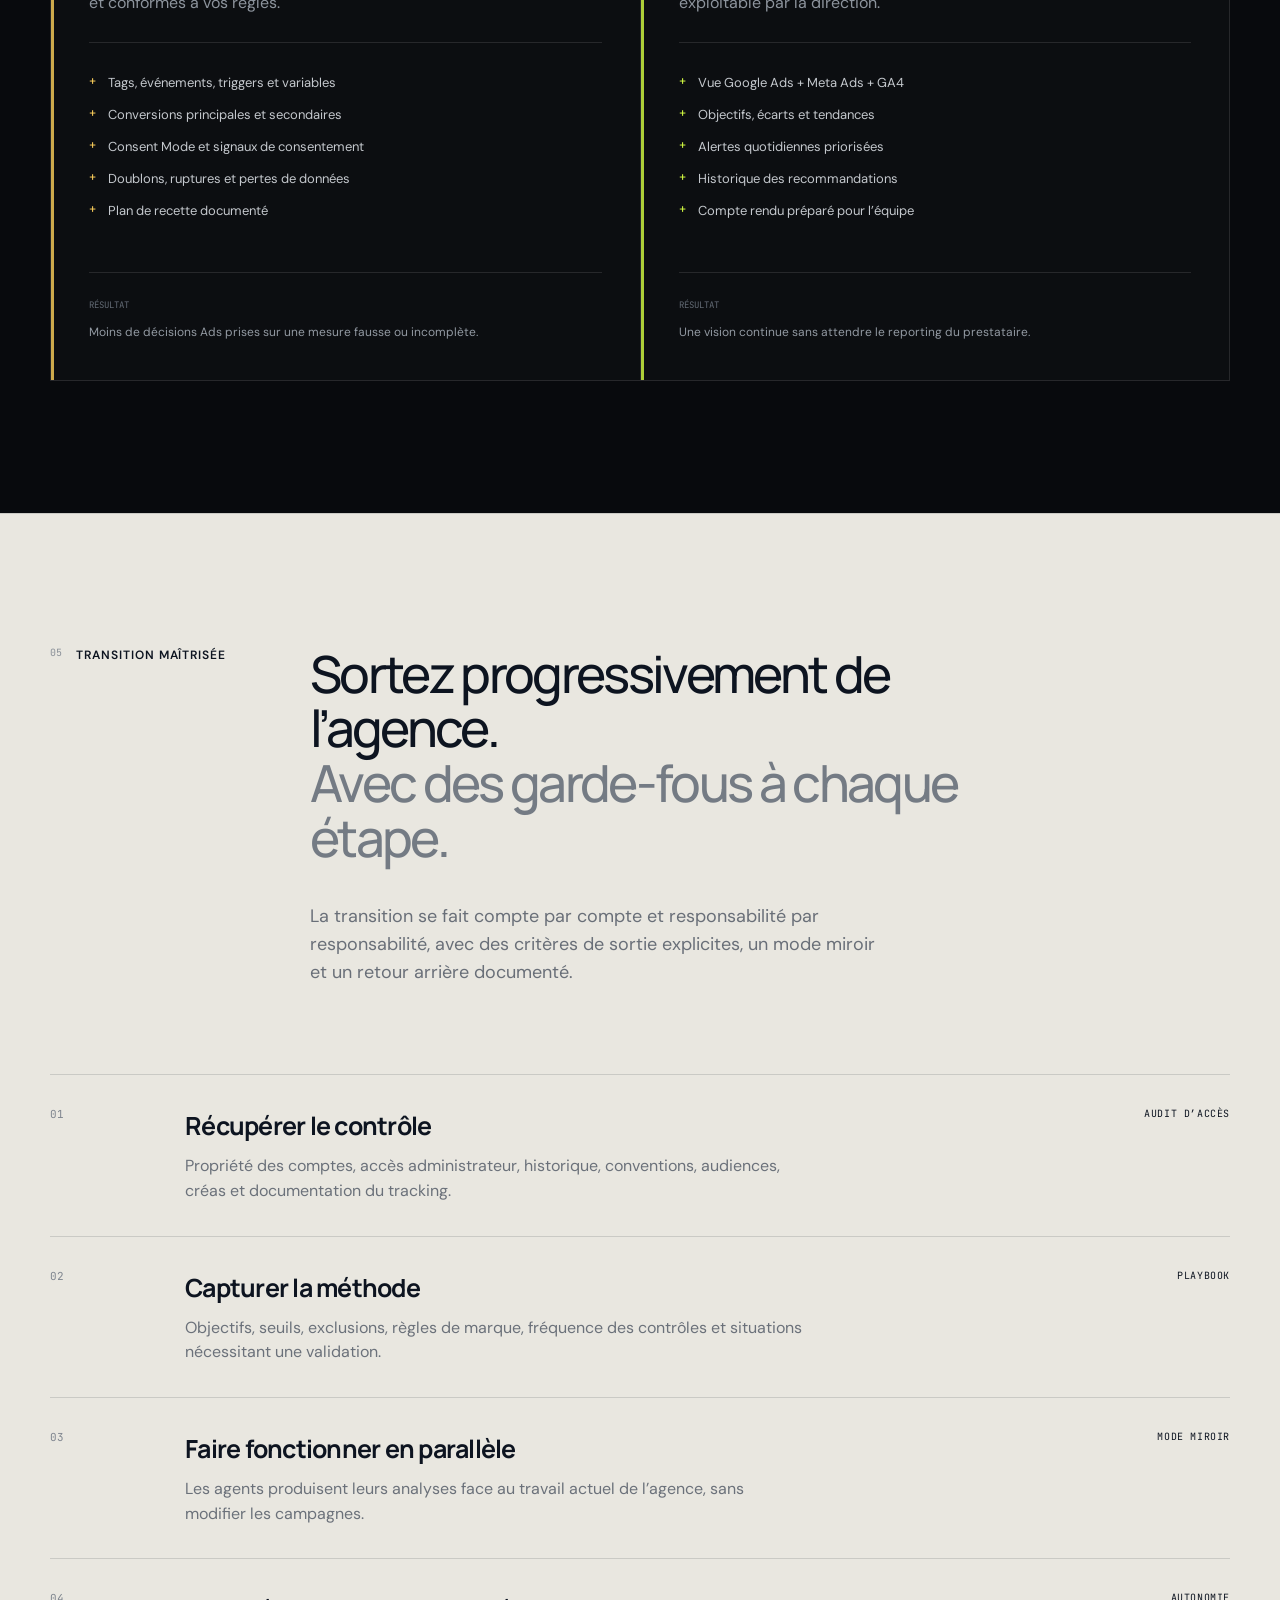
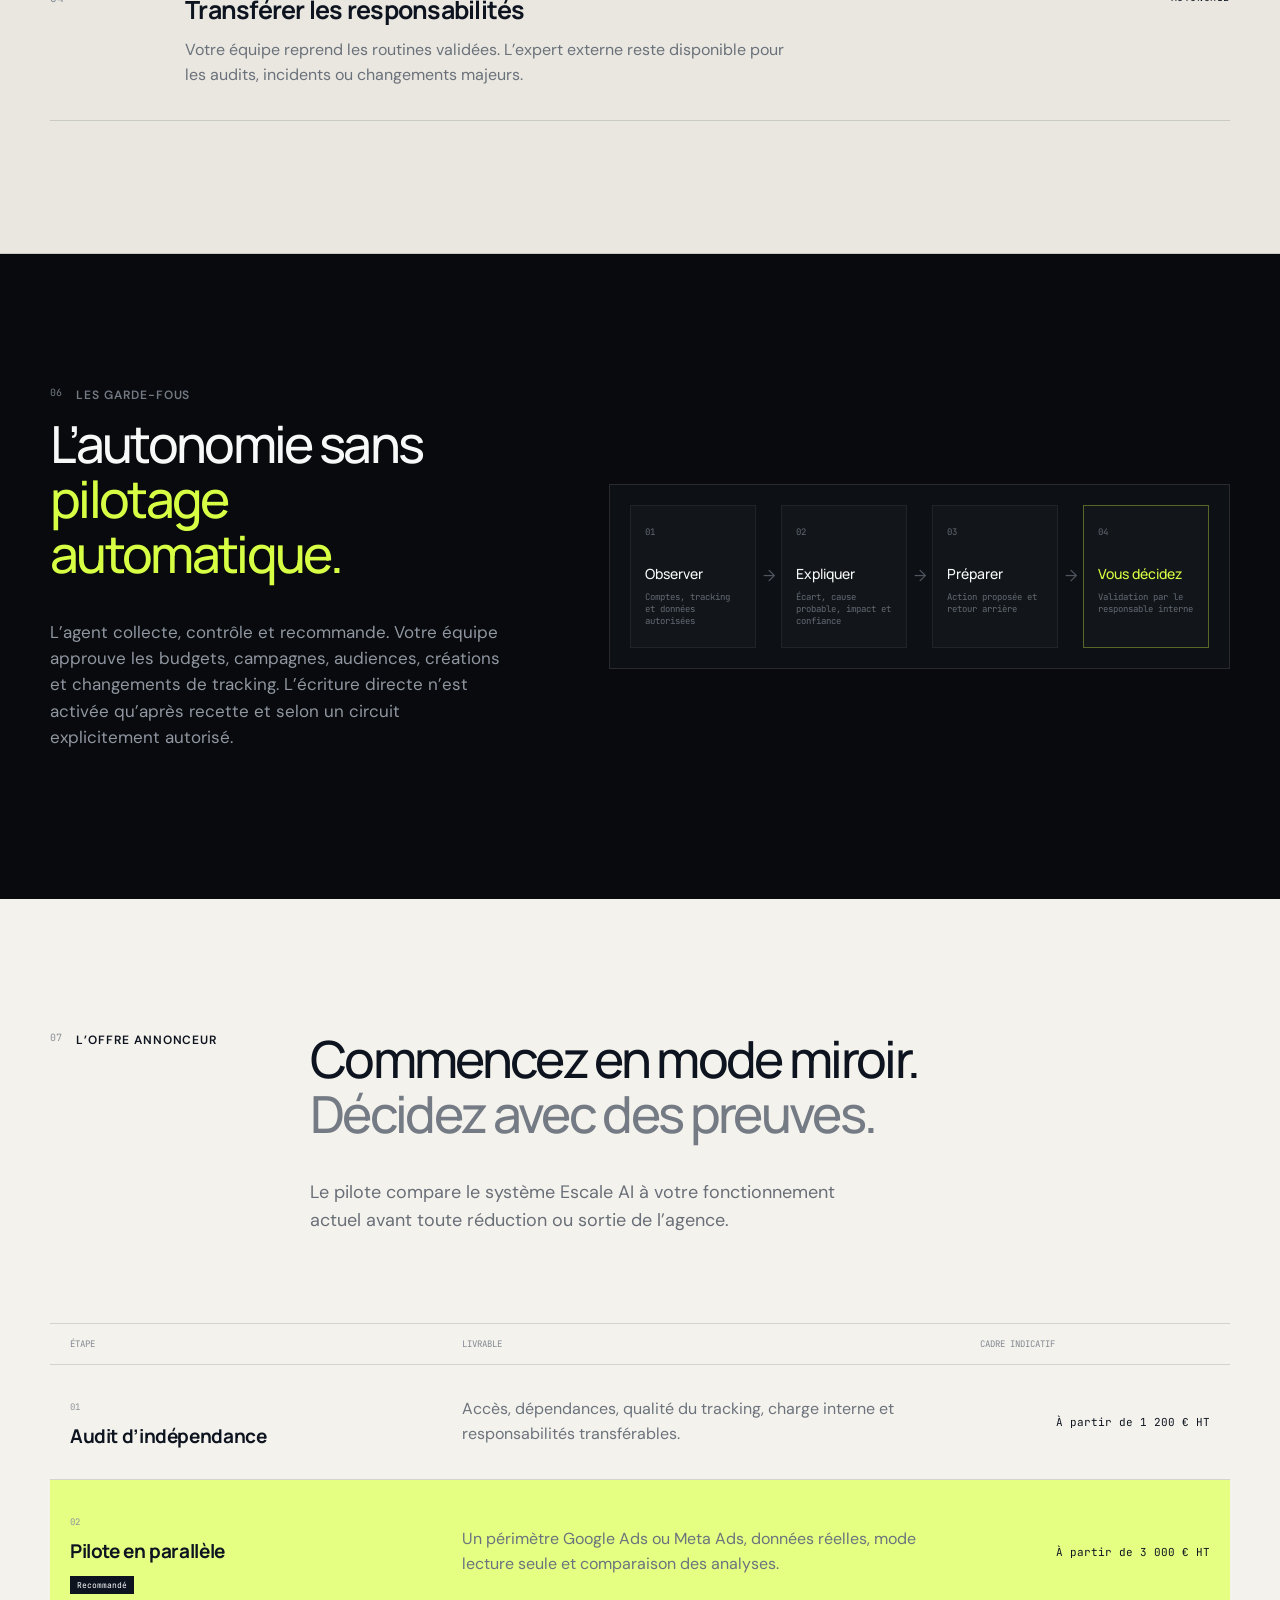
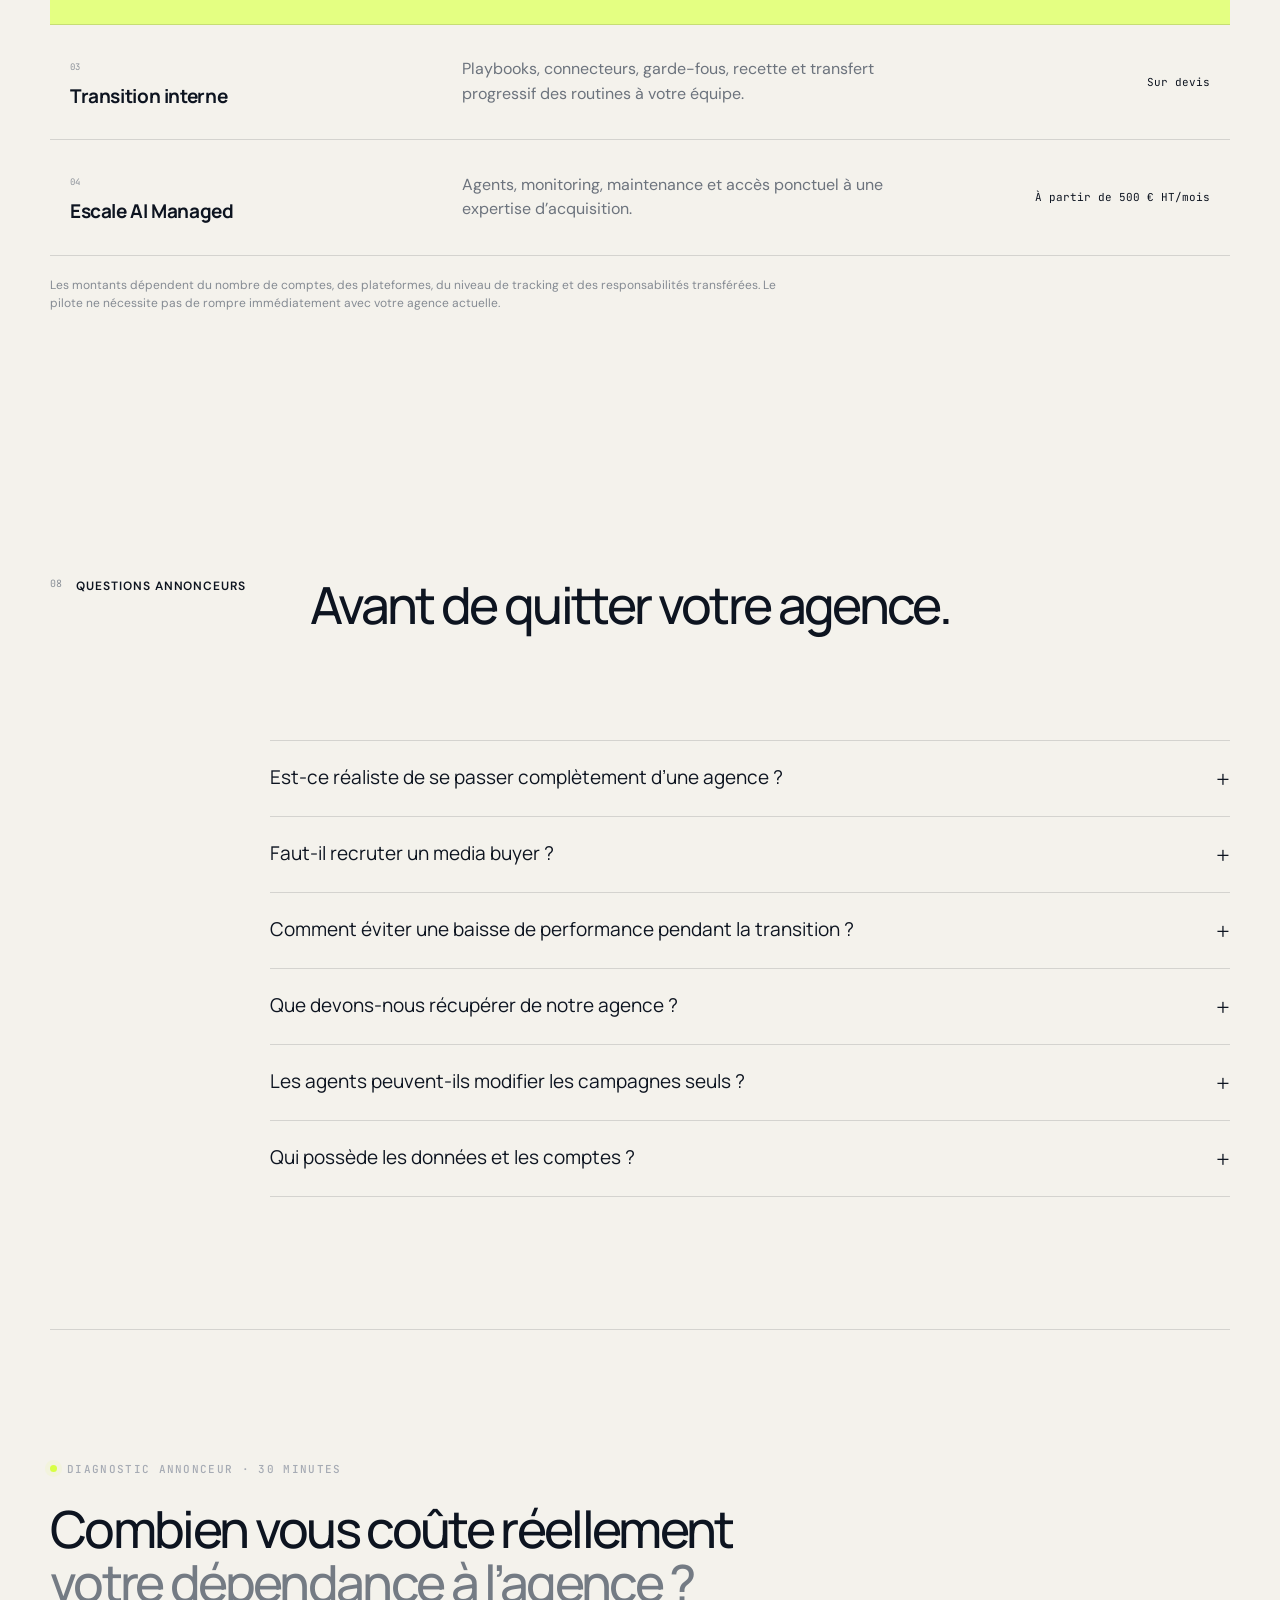
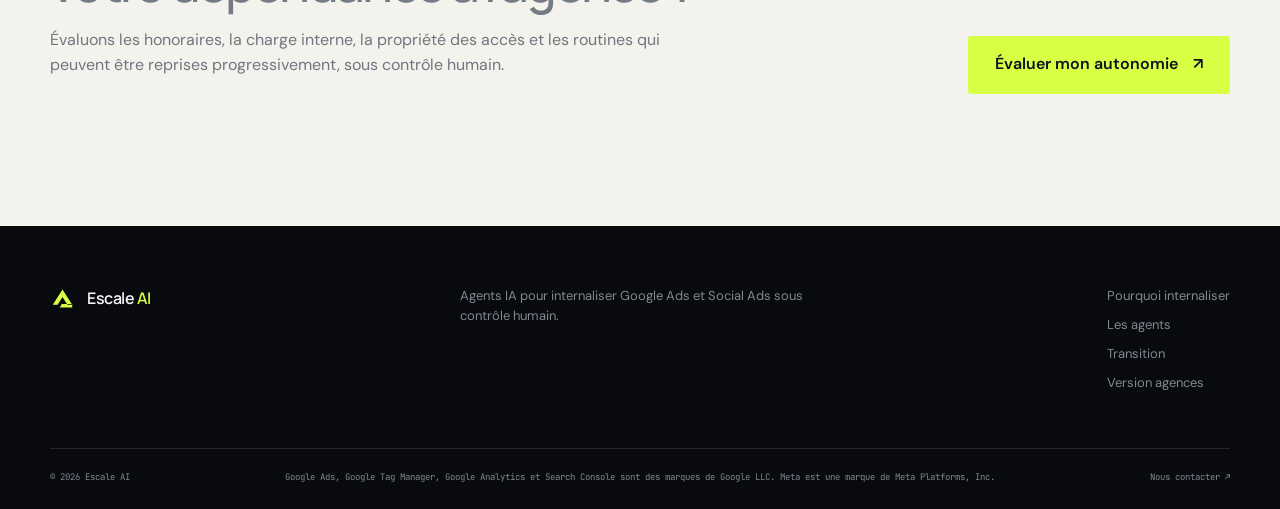
<file: annonceurs/index.html>
<!DOCTYPE html>
<html lang="fr">
<head>
  <meta charset="utf-8">
  <meta name="viewport" content="width=device-width, initial-scale=1">
  <title>Escale AI Annonceurs — Internalisez Google Ads et Social Ads</title>
  <meta name="description" content="Escale AI aide les annonceurs à reprendre le contrôle de Google Ads et Social Ads avec des agents IA, des garde-fous et une validation humaine.">
  <meta name="robots" content="index,follow">
  <meta name="theme-color" content="#080a0d">
  <meta property="og:type" content="website">
  <meta property="og:locale" content="fr_FR">
  <meta property="og:title" content="Escale AI — Reprenez le contrôle de vos campagnes Ads">
  <meta property="og:description" content="Internalisez le pilotage Google Ads et Social Ads sans recréer une agence en interne.">
  <meta property="og:image" content="https://raw.githubusercontent.com/Floskinou/AIAgentnewventure/main/annonceurs/og-image.png">
  <meta property="og:image:width" content="1200">
  <meta property="og:image:height" content="630">
  <meta name="twitter:card" content="summary_large_image">
  <meta name="twitter:title" content="Escale AI — Agents IA pour annonceurs">
  <meta name="twitter:description" content="Vos données, vos décisions, vos campagnes. L’exécution assistée par des agents spécialisés.">
  <link rel="icon" href="../favicon.svg" type="image/svg+xml">
  <link rel="preconnect" href="https://fonts.googleapis.com">
  <link rel="preconnect" href="https://fonts.gstatic.com" crossorigin>
  <link href="https://fonts.googleapis.com/css2?family=DM+Sans:wght@400;500;600&family=Manrope:wght@400;500;600&family=JetBrains+Mono:wght@400;500&display=swap" rel="stylesheet">
  <link rel="stylesheet" href="../styles.css?v=5">
  <script type="application/ld+json">{
    "@context":"https://schema.org",
    "@type":"ProfessionalService",
    "name":"Escale AI pour annonceurs",
    "description":"Agents IA pour internaliser le pilotage Google Ads, Meta Ads, GTM, GA4 et Search Console sous contrôle humain.",
    "areaServed":"FR",
    "knowsAbout":["Google Ads","Meta Ads","Google Tag Manager","Google Analytics 4","Google Search Console"]
  }</script>
</head>
<body class="advertiser-page">
  <a class="skip-link" href="#contenu">Aller au contenu</a>
  <header class="site-header" id="accueil">
    <nav class="nav container" aria-label="Navigation annonceurs">
      <a class="brand" href="#accueil" aria-label="Escale AI Annonceurs — Accueil">
        <svg class="brand-mark" viewBox="0 0 36 36" aria-hidden="true"><path d="M4 27 18 5l14 22h-7l-7-11-7 11H4Zm10 4h18v-5H17l-3 5Z"/></svg>
        <span>Escale <strong>AI</strong></span>
      </a>
      <button class="menu-toggle" type="button" aria-expanded="false" aria-controls="nav-links"><span></span><span></span><span></span><span class="sr-only">Ouvrir le menu</span></button>
      <div class="nav-links" id="nav-links">
        <a href="#pourquoi">Pourquoi internaliser</a>
        <a href="#agents">Les agents</a>
        <a href="#methode">Transition</a>
        <a href="../">Version agences</a>
        <a class="nav-cta" href="https://calendly.com/escaleads/30min" target="_blank" rel="noopener">Évaluer mon autonomie <span aria-hidden="true">↗</span></a>
      </div>
    </nav>
  </header>

  <main id="contenu">
    <section class="hero advertiser-hero container" aria-labelledby="hero-title">
      <div class="hero-copy reveal">
        <p class="eyebrow"><span class="status-dot"></span> Pour les annonceurs qui veulent reprendre la main</p>
        <h1 id="hero-title">Vos campagnes.<br><em>Sans dépendre d’une agence.</em></h1>
        <p class="hero-lead">Escale AI vous aide à internaliser le pilotage de <strong>Google Ads et Social Ads</strong> avec des agents spécialisés qui surveillent, contrôlent et préparent les optimisations — vos équipes gardent les accès, les données et la décision finale.</p>
        <div class="hero-actions">
          <a class="button button-primary" href="https://calendly.com/escaleads/30min" target="_blank" rel="noopener">Évaluer mon potentiel d’internalisation <span aria-hidden="true">↗</span></a>
          <a class="text-link" href="#pourquoi">Voir ce qui change <span aria-hidden="true">↓</span></a>
        </div>
        <ul class="hero-proof" aria-label="Promesse Escale AI pour annonceurs">
          <li><span>01</span> Accès à votre nom</li>
          <li><span>02</span> Méthode internalisée</li>
          <li><span>03</span> Validation humaine</li>
        </ul>
      </div>

      <div class="agent-console reveal" role="img" aria-label="Démonstration simulée d’un poste de pilotage annonceur">
        <div class="console-topbar"><div><i></i><i></i><i></i></div><span>escale-ai / annonceur</span><b>EXEMPLE SIMULÉ</b></div>
        <div class="console-body">
          <div class="workflow-head"><span>Revue quotidienne · équipe interne</span><small>Décision propriétaire</small></div>
          <ol class="workflow">
            <li class="done"><span class="node">✓</span><div><b>Dépenses contrôlées</b><small>Google Ads · Meta Ads · écarts vs objectifs</small></div><time>08:30</time></li>
            <li class="done"><span class="node">✓</span><div><b>Tracking vérifié</b><small>GTM · GA4 · consentement · conversions</small></div><time>08:34</time></li>
            <li class="active"><span class="node"></span><div><b>Optimisations préparées</b><small>Budgets · requêtes · audiences · créas</small></div><time>En cours</time></li>
            <li><span class="node"></span><div><b>Impact expliqué</b><small>Pourquoi agir · risque · priorité · confiance</small></div><time>À venir</time></li>
            <li><span class="node lock">⌁</span><div><b>Validation de votre équipe</b><small>Requise avant toute modification sensible</small></div><time>Bloqué</time></li>
          </ol>
          <div class="console-footer"><span><i class="pulse"></i> Pilotage interne</span><span>Sources · décisions · historique</span></div>
        </div>
      </div>
    </section>

    <section class="trust-strip" id="stack" aria-label="Plateformes couvertes">
      <div class="container trust-inner"><span>Votre stack acquisition</span><div><b>Google Ads</b><b>Meta Ads</b><b>Google Tag Manager</b><b>Google Analytics 4</b><b>Search Console</b></div></div>
    </section>

    <section class="problem section container" id="pourquoi" aria-labelledby="problem-title">
      <div class="section-index reveal"><span>01</span><p>Pourquoi changer</p></div>
      <div class="problem-content reveal">
        <h2 id="problem-title">Vous financez l’apprentissage.<br><em>L’agence conserve la méthode.</em></h2>
        <div class="problem-grid">
          <p>Chaque mois, votre entreprise paie des honoraires pour surveiller ses propres campagnes, exporter ses propres données et appliquer des routines qui restent rarement documentées chez vous. Quand le prestataire change, une partie de l’historique et du savoir-faire repart avec lui.</p>
          <p>Internaliser ne veut pas dire tout faire manuellement. Escale AI transforme vos objectifs, seuils et règles de marque en un système opérable par votre équipe. Vous gardez la propriété des comptes et pouvez solliciter un spécialiste uniquement lorsque son jugement crée réellement de la valeur.</p>
        </div>
      </div>
    </section>

    <section class="comparison section" aria-labelledby="comparison-title">
      <div class="container">
        <div class="section-heading reveal"><div class="section-index light"><span>02</span><p>Le nouveau modèle</p></div><div><h2 id="comparison-title">Ne remplacez pas une agence.<br><em>Remplacez la dépendance.</em></h2><p>L’objectif n’est pas de supprimer tout conseil externe, mais de ne plus payer un intermédiaire pour chaque contrôle, chaque extraction et chaque ajustement courant.</p></div></div>
        <div class="comparison-grid reveal">
          <article class="comparison-card comparison-old"><span>MODÈLE DÉLÉGUÉ</span><h3>Dépendance à l’agence</h3><ul><li>Expertise et historique dispersés chez le prestataire</li><li>Décisions expliquées après exécution</li><li>Reporting produit pour justifier l’activité</li><li>Honoraires récurrents même pour les routines</li><li>Changement d’agence = nouvel onboarding</li></ul></article>
          <article class="comparison-card comparison-new"><span>MODÈLE ESCALE AI</span><h3>Capacité interne augmentée</h3><ul><li>Comptes, données et règles sous votre contrôle</li><li>Recommandations justifiées avant validation</li><li>Suivi continu orienté objectifs business</li><li>Agents pour la production, experts à la demande</li><li>Méthode documentée et capitalisée en interne</li></ul></article>
        </div>
      </div>
    </section>

    <section class="fit section container" aria-labelledby="fit-title">
      <div class="section-heading reveal"><div class="section-index"><span>03</span><p>Êtes-vous prêt ?</p></div><div><h2 id="fit-title">L’internalisation devient rationnelle<br><em>quand ces signaux sont réunis.</em></h2><p>Un diagnostic rapide permet de distinguer ce qui doit être automatisé, repris en interne ou laissé temporairement à un expert.</p></div></div>
      <div class="fit-grid">
        <article class="fit-card reveal"><span>01</span><h3>Budget média significatif</h3><p>Les honoraires et le manque de réactivité représentent désormais un coût visible face aux dépenses publicitaires.</p></article>
        <article class="fit-card reveal"><span>02</span><h3>Objectifs business maîtrisés</h3><p>Votre équipe sait définir une marge, un coût d’acquisition cible, la qualité attendue d’un lead ou la valeur d’une vente.</p></article>
        <article class="fit-card reveal"><span>03</span><h3>Une personne responsable</h3><p>Un collaborateur interne peut consacrer du temps aux arbitrages, même si les contrôles et analyses sont automatisés.</p></article>
        <article class="fit-card reveal"><span>04</span><h3>Besoin de vitesse</h3><p>Vous ne voulez plus attendre la prochaine réunion pour comprendre une anomalie, tester un message ou déplacer un budget.</p></article>
      </div>
    </section>

    <section class="products section" id="agents" aria-labelledby="products-title">
      <div class="container">
        <div class="section-heading reveal"><div class="section-index light"><span>04</span><p>Votre équipe augmentée</p></div><div><h2 id="products-title">Les routines sont automatisées.<br><em>Les arbitrages restent chez vous.</em></h2><p>Les agents couvrent la surveillance, le contrôle et la préparation du travail quotidien. Vos équipes valident les décisions qui engagent la marque ou le budget.</p></div></div>
        <div class="product-grid">
          <article class="product-card product-google reveal"><div class="product-top"><span>01 / GOOGLE ADS</span><b>SEA</b></div><h3>Google Ads Operator</h3><p>Surveille Search, Performance Max, Display et YouTube à partir de vos objectifs économiques.</p><ul><li>Budgets, enchères et dépenses improductives</li><li>Requêtes, annonces et assets</li><li>Conversions et qualité du tracking</li><li>Alertes sur ruptures et dérives</li><li>Optimisations préparées pour validation</li></ul><div class="product-output"><span>Résultat</span><p>Vous savez quoi changer, pourquoi et avec quel niveau de confiance.</p></div></article>
          <article class="product-card product-meta reveal"><div class="product-top"><span>02 / SOCIAL ADS</span><b>META</b></div><h3>Meta Ads Operator</h3><p>Structure le suivi des campagnes Meta Ads sur Facebook et Instagram sans dépendre d’un reporting mensuel.</p><ul><li>Budgets, CPA, ROAS et qualité des leads</li><li>Fatigue créative et fréquence</li><li>Audiences, placements et diffusion</li><li>Briefs de nouvelles créations</li><li>Arbitrages préparés pour validation</li></ul><div class="product-output"><span>Résultat</span><p>Votre équipe reprend le rythme de test et la compréhension des performances.</p></div></article>
          <article class="product-card product-gtm reveal"><div class="product-top"><span>03 / MESURE</span><b>GTM + GA4</b></div><h3>Tracking Guardian</h3><p>Vérifie que les plateformes optimisent sur des conversions fiables et conformes à vos règles.</p><ul><li>Tags, événements, triggers et variables</li><li>Conversions principales et secondaires</li><li>Consent Mode et signaux de consentement</li><li>Doublons, ruptures et pertes de données</li><li>Plan de recette documenté</li></ul><div class="product-output"><span>Résultat</span><p>Moins de décisions Ads prises sur une mesure fausse ou incomplète.</p></div></article>
          <article class="product-card product-report reveal"><div class="product-top"><span>04 / DIRECTION</span><b>CONTROL</b></div><h3>Acquisition Control Tower</h3><p>Réunit média, analytics et signaux business dans une revue exploitable par la direction.</p><ul><li>Vue Google Ads + Meta Ads + GA4</li><li>Objectifs, écarts et tendances</li><li>Alertes quotidiennes priorisées</li><li>Historique des recommandations</li><li>Compte rendu préparé pour l’équipe</li></ul><div class="product-output"><span>Résultat</span><p>Une vision continue sans attendre le reporting du prestataire.</p></div></article>
        </div>
      </div>
    </section>

    <section class="method section" id="methode" aria-labelledby="method-title">
      <div class="container">
        <div class="section-heading reveal"><div class="section-index"><span>05</span><p>Transition maîtrisée</p></div><div><h2 id="method-title">Sortez progressivement de l’agence.<br><em>Avec des garde-fous à chaque étape.</em></h2><p>La transition se fait compte par compte et responsabilité par responsabilité, avec des critères de sortie explicites, un mode miroir et un retour arrière documenté.</p></div></div>
        <ol class="method-steps">
          <li class="reveal"><span>01</span><div><h3>Récupérer le contrôle</h3><p>Propriété des comptes, accès administrateur, historique, conventions, audiences, créas et documentation du tracking.</p></div><strong>Audit d’accès</strong></li>
          <li class="reveal"><span>02</span><div><h3>Capturer la méthode</h3><p>Objectifs, seuils, exclusions, règles de marque, fréquence des contrôles et situations nécessitant une validation.</p></div><strong>Playbook</strong></li>
          <li class="reveal"><span>03</span><div><h3>Faire fonctionner en parallèle</h3><p>Les agents produisent leurs analyses face au travail actuel de l’agence, sans modifier les campagnes.</p></div><strong>Mode miroir</strong></li>
          <li class="reveal"><span>04</span><div><h3>Transférer les responsabilités</h3><p>Votre équipe reprend les routines validées. L’expert externe reste disponible pour les audits, incidents ou changements majeurs.</p></div><strong>Autonomie</strong></li>
        </ol>
      </div>
    </section>

    <section class="outcomes section">
      <div class="container outcomes-layout">
        <div class="outcome-copy reveal"><div class="section-index light"><span>06</span><p>Les garde-fous</p></div><h2>L’autonomie sans<br><em>pilotage automatique.</em></h2><p>L’agent collecte, contrôle et recommande. Votre équipe approuve les budgets, campagnes, audiences, créations et changements de tracking. L’écriture directe n’est activée qu’après recette et selon un circuit explicitement autorisé.</p></div>
        <div class="control-flow reveal" role="img" aria-label="Circuit de décision annonceur Escale AI">
          <div><span>01</span><b>Observer</b><small>Comptes, tracking et données autorisées</small></div><i>→</i><div><span>02</span><b>Expliquer</b><small>Écart, cause probable, impact et confiance</small></div><i>→</i><div><span>03</span><b>Préparer</b><small>Action proposée et retour arrière</small></div><i>→</i><div class="approved"><span>04</span><b>Vous décidez</b><small>Validation par le responsable interne</small></div>
        </div>
      </div>
    </section>

    <section class="offer section container" id="offre" aria-labelledby="offer-title">
      <div class="section-heading reveal"><div class="section-index"><span>07</span><p>L’offre annonceur</p></div><div><h2 id="offer-title">Commencez en mode miroir.<br><em>Décidez avec des preuves.</em></h2><p>Le pilote compare le système Escale AI à votre fonctionnement actuel avant toute réduction ou sortie de l’agence.</p></div></div>
      <div class="offer-table reveal">
        <div class="offer-row offer-head"><span>Étape</span><span>Livrable</span><span>Cadre indicatif</span></div>
        <div class="offer-row"><div><small>01</small><h3>Audit d’indépendance</h3></div><p>Accès, dépendances, qualité du tracking, charge interne et responsabilités transférables.</p><strong>À partir de 1 200 € HT</strong></div>
        <div class="offer-row highlight"><div><small>02</small><h3>Pilote en parallèle</h3><em>Recommandé</em></div><p>Un périmètre Google Ads ou Meta Ads, données réelles, mode lecture seule et comparaison des analyses.</p><strong>À partir de 3 000 € HT</strong></div>
        <div class="offer-row"><div><small>03</small><h3>Transition interne</h3></div><p>Playbooks, connecteurs, garde-fous, recette et transfert progressif des routines à votre équipe.</p><strong>Sur devis</strong></div>
        <div class="offer-row"><div><small>04</small><h3>Escale AI Managed</h3></div><p>Agents, monitoring, maintenance et accès ponctuel à une expertise d’acquisition.</p><strong>À partir de 500 € HT/mois</strong></div>
      </div>
      <p class="offer-note reveal">Les montants dépendent du nombre de comptes, des plateformes, du niveau de tracking et des responsabilités transférées. Le pilote ne nécessite pas de rompre immédiatement avec votre agence actuelle.</p>
    </section>

    <section class="faq section container" aria-labelledby="faq-title">
      <div class="section-heading reveal"><div class="section-index"><span>08</span><p>Questions annonceurs</p></div><div><h2 id="faq-title">Avant de quitter votre agence.</h2></div></div>
      <div class="faq-list reveal">
        <details><summary>Est-ce réaliste de se passer complètement d’une agence ?<span>+</span></summary><p>Oui pour certaines entreprises, lorsque les objectifs sont clairs, les comptes accessibles et qu’une personne interne assume les arbitrages. D’autres conservent un expert ponctuel pour la stratégie, les audits ou les périodes à fort enjeu. L’objectif est d’éliminer la dépendance, pas de refuser toute expertise externe.</p></details>
        <details><summary>Faut-il recruter un media buyer ?<span>+</span></summary><p>Pas nécessairement au départ. Un responsable marketing peut piloter les décisions si les contrôles, analyses et recommandations sont préparés par les agents. La charge réelle et le niveau de complexité sont mesurés pendant le pilote.</p></details>
        <details><summary>Comment éviter une baisse de performance pendant la transition ?<span>+</span></summary><p>Les agents fonctionnent d’abord en lecture seule et en parallèle du prestataire. Les responsabilités ne sont transférées qu’après comparaison des analyses, validation des accès, recette du tracking et définition d’un retour arrière.</p></details>
        <details><summary>Que devons-nous récupérer de notre agence ?<span>+</span></summary><p>La propriété ou l’administration des comptes, les historiques, audiences, assets, règles d’exclusion, conventions de nommage, rapports, accès GTM/GA4 et documentation du tracking. L’audit d’indépendance établit la liste précise.</p></details>
        <details><summary>Les agents peuvent-ils modifier les campagnes seuls ?<span>+</span></summary><p>Par défaut, non. Ils surveillent, expliquent et préparent les changements. Toute modification sensible reste soumise à validation humaine. Une capacité d’écriture limitée peut être envisagée uniquement après recette, avec permissions minimales, journalisation et règles de retour arrière.</p></details>
        <details><summary>Qui possède les données et les comptes ?<span>+</span></summary><p>Votre entreprise doit rester propriétaire ou administratrice de ses comptes publicitaires, analytics et tracking. Vos données et livrables restent les vôtres ; Escale AI opère son socle technique comme un service managé selon les droits définis au contrat.</p></details>
      </div>
    </section>

    <section class="final-cta section container reveal" aria-labelledby="cta-title">
      <div><p class="eyebrow"><span class="status-dot"></span> Diagnostic annonceur · 30 minutes</p><h2 id="cta-title">Combien vous coûte réellement<br><em>votre dépendance à l’agence ?</em></h2><p>Évaluons les honoraires, la charge interne, la propriété des accès et les routines qui peuvent être reprises progressivement, sous contrôle humain.</p></div>
      <a class="button button-primary button-large" href="https://calendly.com/escaleads/30min" target="_blank" rel="noopener">Évaluer mon autonomie <span aria-hidden="true">↗</span></a>
    </section>
  </main>

  <footer class="footer">
    <div class="container footer-main"><a class="brand" href="#accueil"><svg class="brand-mark" viewBox="0 0 36 36" aria-hidden="true"><path d="M4 27 18 5l14 22h-7l-7-11-7 11H4Zm10 4h18v-5H17l-3 5Z"/></svg><span>Escale <strong>AI</strong></span></a><p>Agents IA pour internaliser Google Ads et Social Ads sous contrôle humain.</p><div><a href="#pourquoi">Pourquoi internaliser</a><a href="#agents">Les agents</a><a href="#methode">Transition</a><a href="../">Version agences</a></div></div>
    <div class="container footer-bottom"><span>© <span id="year"></span> Escale AI</span><span>Google Ads, Google Tag Manager, Google Analytics et Search Console sont des marques de Google LLC. Meta est une marque de Meta Platforms, Inc.</span><a href="https://calendly.com/escaleads/30min" target="_blank" rel="noopener">Nous contacter ↗</a></div>
  </footer>
  <script src="../script.js?v=3"></script>
</body>
</html>
</file>
<file: styles.css>
:root{--bg:#080a0d;--bg-soft:#0d1015;--ink:#0d1420;--paper:#f4f2ec;--white:#fff;--muted:#6d737d;--line:rgba(14,22,33,.14);--dark-line:rgba(255,255,255,.11);--accent:#d7ff43;--accent-dark:#bada22;--max:1180px;--sans:'DM Sans',system-ui,sans-serif;--display:'Manrope',system-ui,sans-serif;--mono:'JetBrains Mono',monospace}*{box-sizing:border-box}html{scroll-behavior:smooth}body{margin:0;background:var(--paper);color:var(--ink);font-family:var(--sans);font-size:16px;line-height:1.55;-webkit-font-smoothing:antialiased}a{color:inherit;text-decoration:none}button{font:inherit}.container{width:min(var(--max),calc(100% - 48px));margin-inline:auto}.sr-only{position:absolute;width:1px;height:1px;padding:0;margin:-1px;overflow:hidden;clip:rect(0,0,0,0);white-space:nowrap;border:0}.skip-link{position:fixed;z-index:1000;left:16px;top:12px;transform:translateY(-150%);background:var(--accent);color:var(--ink);padding:12px 18px;border-radius:3px;font-weight:600}.skip-link:focus{transform:none}:focus-visible{outline:3px solid var(--accent-dark);outline-offset:4px}.site-header{position:fixed;top:0;left:0;right:0;z-index:100;background:rgba(8,10,13,.82);border-bottom:1px solid rgba(255,255,255,.08);backdrop-filter:blur(16px)}.nav{height:82px;display:flex;align-items:center;justify-content:space-between}.brand{display:inline-flex;align-items:center;gap:12px;font-family:var(--display);font-weight:600;letter-spacing:-.03em}.site-header .brand{gap:14px;color:#f7f8f8;font-size:22px}.brand-mark{width:25px;height:25px;fill:var(--accent)}.site-header .brand-mark{width:38px;height:38px}.brand strong{color:var(--accent);font-weight:600}.nav-links{display:flex;align-items:center;gap:30px;color:#a9afb8;font-size:14px}.nav-links>a:not(.nav-cta):hover{color:#fff}.nav-cta{min-height:44px;display:inline-flex;align-items:center;gap:12px;background:var(--accent);color:var(--ink);padding:0 18px;border-radius:3px;font-weight:600}.nav-cta:hover,.button-primary:hover{background:var(--accent-dark);transform:translateY(-1px)}.menu-toggle{display:none;width:46px;height:46px;background:transparent;border:1px solid var(--dark-line);border-radius:4px;padding:11px}.menu-toggle span:not(.sr-only){display:block;height:1px;background:#fff;margin:5px 0}.hero{position:relative;min-height:820px;padding-top:154px;padding-bottom:100px;display:grid;grid-template-columns:1.02fr .98fr;gap:66px;align-items:center}.hero:before{content:'';position:absolute;left:50%;width:100vw;top:0;bottom:0;transform:translateX(-50%);background:var(--bg);z-index:-2}.hero:after{content:'';position:absolute;left:0;right:0;top:82px;height:738px;z-index:-1;opacity:.22;background-image:linear-gradient(rgba(255,255,255,.035) 1px,transparent 1px),linear-gradient(90deg,rgba(255,255,255,.035) 1px,transparent 1px);background-size:64px 64px;mask-image:linear-gradient(to bottom,black,transparent 90%)}.hero-copy{color:#f7f8f8}.eyebrow{font:500 11px var(--mono);text-transform:uppercase;letter-spacing:.12em;color:#a6abb4;display:flex;align-items:center;gap:10px}.status-dot{width:7px;height:7px;border-radius:50%;background:var(--accent);box-shadow:0 0 0 5px rgba(215,255,67,.09)}h1,h2,h3,p{margin-top:0}h1,h2{font-family:var(--display);font-weight:500;letter-spacing:-.052em}h1{font-size:clamp(52px,5.25vw,78px);line-height:.99;margin:30px 0 30px}h1 em,h2 em{font-style:normal;color:var(--accent)}.hero-lead{font-size:19px;line-height:1.58;color:#aeb4bd;max-width:580px}.hero-actions{display:flex;align-items:center;gap:28px;margin-top:38px}.button{min-height:50px;display:inline-flex;align-items:center;justify-content:center;gap:15px;padding:0 22px;border-radius:3px;font-weight:600;transition:.2s ease}.button-primary{background:var(--accent);color:var(--ink)}.text-link{color:#d9dde2;font-weight:500;border-bottom:1px solid #4b5057;padding:12px 0}.text-link:hover{border-color:var(--accent);color:var(--accent)}.hero-proof{list-style:none;padding:0;margin:68px 0 0;display:grid;grid-template-columns:repeat(3,1fr);border-top:1px solid var(--dark-line)}.hero-proof li{padding-top:17px;color:#e4e6e9;font-size:13px}.hero-proof span{display:block;font:10px var(--mono);color:#606771;margin-bottom:9px}.agent-console{border:1px solid rgba(255,255,255,.12);border-radius:6px;background:#0c0f13;box-shadow:0 36px 80px rgba(0,0,0,.45),0 0 0 1px rgba(255,255,255,.025) inset;overflow:hidden;transform:perspective(1200px) rotateY(-2deg)}.console-topbar{height:46px;display:grid;grid-template-columns:1fr auto 1fr;align-items:center;padding:0 15px;border-bottom:1px solid var(--dark-line);font:10px var(--mono);color:#686e77}.console-topbar div{display:flex;gap:6px}.console-topbar i{width:7px;height:7px;border-radius:50%;background:#2f343a}.console-topbar b{justify-self:end;color:var(--accent);font-weight:500}.console-body{padding:24px}.workflow-head{display:flex;justify-content:space-between;color:#f3f4f5;margin-bottom:23px;font-size:13px}.workflow-head small{color:#555d67}.workflow{padding:0;margin:0;list-style:none}.workflow li{display:grid;grid-template-columns:30px 1fr auto;gap:13px;position:relative;min-height:69px}.workflow li:not(:last-child):after{content:'';position:absolute;left:11px;top:25px;height:38px;border-left:1px dashed #343a42}.workflow .node{width:23px;height:23px;border:1px solid #323842;border-radius:50%;display:grid;place-items:center;font:10px var(--mono);color:#080a0d;background:#171b21;z-index:1}.workflow .done .node{background:var(--accent);border-color:var(--accent)}.workflow .active .node{border-color:var(--accent);box-shadow:0 0 0 4px rgba(215,255,67,.08)}.workflow .active .node:before{content:'';width:7px;height:7px;background:var(--accent);border-radius:50%;animation:pulse 1.7s infinite}.workflow b{display:block;color:#dfe2e6;font-size:12px;font-weight:500}.workflow small{display:block;color:#5f6670;font-size:10px;margin-top:3px}.workflow time{font:9px var(--mono);color:#555d67}.workflow .active time{color:var(--accent)}.console-footer{border-top:1px solid var(--dark-line);padding-top:17px;display:flex;justify-content:space-between;color:#555d67;font:9px var(--mono)}.console-footer .pulse{display:inline-block;width:6px;height:6px;border-radius:50%;background:var(--accent);margin-right:7px}.trust-strip{background:#11151a;border-block:1px solid rgba(255,255,255,.07);color:#747b84}.trust-inner{min-height:88px;display:flex;align-items:center;gap:50px}.trust-inner>span{font:10px var(--mono);text-transform:uppercase;letter-spacing:.1em;white-space:nowrap}.trust-inner>div{display:flex;justify-content:space-between;align-items:center;gap:36px;flex:1;overflow:hidden}.trust-inner b{font-family:var(--display);font-size:13px;color:#8c929a;white-space:nowrap}.section{padding-block:132px}.section-index{display:flex;gap:14px;align-items:flex-start;min-width:180px}.section-index span{font:10px var(--mono);color:#8a9098}.section-index p{font-size:12px;font-weight:600;text-transform:uppercase;letter-spacing:.08em}.problem{display:grid;grid-template-columns:220px 1fr;gap:40px}.problem h2,.section-heading h2,.outcome-copy h2,.security-copy h2,.final-cta h2{font-size:clamp(40px,4vw,60px);line-height:1.07;margin-bottom:38px}.problem h2 em,.section-heading h2 em,.final-cta h2 em{color:#747b84}.problem-grid{display:grid;grid-template-columns:1fr 1fr;gap:60px;color:#616873}.method{background:#e9e7e0;border-block:1px solid var(--line)}.section-heading{display:grid;grid-template-columns:220px 1fr;gap:40px;margin-bottom:70px}.section-heading>div:last-child{max-width:760px}.section-heading>div:last-child>p{max-width:570px;color:#696f78;font-size:18px}.method-steps{list-style:none;padding:0;margin:0;border-top:1px solid var(--line)}.method-steps li{display:grid;grid-template-columns:100px 1fr 160px;gap:35px;padding:32px 0;border-bottom:1px solid var(--line);align-items:start}.method-steps>li>span{font:11px var(--mono);color:#7e858e}.method-steps h3{font-family:var(--display);font-size:25px;letter-spacing:-.03em;margin:0 0 8px}.method-steps p{color:#6b717a;max-width:620px;margin:0}.method-steps strong{text-align:right;font:10px var(--mono);text-transform:uppercase;letter-spacing:.06em}.case-list{border-top:1px solid var(--line)}.case{display:grid;grid-template-columns:110px 1fr 110px;gap:30px;padding:36px 0;border-bottom:1px solid var(--line);align-items:center}.case-number{font:11px var(--mono);color:#899099;align-self:start}.case-label{font:10px var(--mono);text-transform:uppercase;letter-spacing:.09em;color:#7a818a;margin-bottom:14px}.case h3{font-family:var(--display);font-size:clamp(23px,2.6vw,36px);line-height:1.2;letter-spacing:-.038em;margin-bottom:12px}.case p{color:#707680;max-width:720px;margin-bottom:0}.case-arrow{justify-self:end;border:1px solid var(--line);width:46px;height:46px;display:grid;place-items:center;border-radius:50%}.case.featured{background:var(--ink);color:#fff;padding:42px;margin-inline:-24px;padding-inline:24px;border:0}.case.featured .case-label,.case.featured p{color:#9299a3}.case.featured ul{list-style:none;padding:0;display:flex;flex-wrap:wrap;gap:8px;margin:22px 0 0}.case.featured li{font:9px var(--mono);border:1px solid var(--dark-line);padding:7px 9px;color:#bac0c7}.case-metric{border-left:1px solid var(--dark-line);padding-left:26px}.case-metric span,.case-metric small{display:block;color:#727984;font:9px var(--mono)}.case-metric b{display:block;color:var(--accent);font-family:var(--display);font-size:18px;margin:8px 0}.outcomes,.security{background:var(--bg);color:#f7f8f8}.products{background:var(--bg);color:#f7f8f8}.products .section-heading>div:last-child>p{color:#8e959e}.product-grid{display:grid;grid-template-columns:repeat(2,1fr);border-top:1px solid var(--dark-line);border-left:1px solid var(--dark-line)}.product-card{position:relative;padding:38px;border-right:1px solid var(--dark-line);border-bottom:1px solid var(--dark-line);background:rgba(255,255,255,.015);overflow:hidden}.product-card:before{content:'';position:absolute;inset:0 auto 0 0;width:3px;background:var(--product,#d7ff43);opacity:.8}.product-top{display:flex;align-items:center;justify-content:space-between;margin-bottom:52px;font:9px var(--mono);letter-spacing:.07em;color:#68707a}.product-top b{border:1px solid var(--dark-line);padding:5px 7px;color:var(--product,#d7ff43);font-weight:500}.product-card h3{font:500 28px var(--display);letter-spacing:-.035em;margin-bottom:14px}.product-card>p{color:#8d949d;max-width:500px;min-height:50px}.product-card ul{list-style:none;padding:24px 0 20px;margin:25px 0;border-top:1px solid var(--dark-line)}.product-card li{position:relative;padding:6px 0 6px 19px;color:#c4c8cd;font-size:13px}.product-card li:before{content:'+';position:absolute;left:0;color:var(--product,#d7ff43);font:12px var(--mono)}.product-output{border-top:1px solid var(--dark-line);padding-top:18px}.product-output span{font:9px var(--mono);text-transform:uppercase;color:#626a74}.product-output p{margin:7px 0 0;color:#9299a2;font-size:12px}.product-google{--product:#79a7ff}.product-meta{--product:#ff7db5}.product-gtm{--product:#ffd15c}.product-ga4{--product:#c18cff}.product-gsc{--product:#6bd7a8}.product-report{--product:#d7ff43}.comparison{background:var(--bg);color:#f7f8f8}.comparison .section-heading>div:last-child>p{color:#8e959e}.comparison-grid{display:grid;grid-template-columns:1fr 1fr;border:1px solid var(--dark-line)}.comparison-card{padding:42px;min-height:100%}.comparison-card+ .comparison-card{border-left:1px solid var(--dark-line)}.comparison-card>span{font:9px var(--mono);letter-spacing:.09em;color:#727984}.comparison-card h3{font:500 30px var(--display);letter-spacing:-.035em;margin:26px 0 30px}.comparison-card ul{list-style:none;padding:0;margin:0}.comparison-card li{position:relative;padding:13px 0 13px 24px;border-top:1px solid var(--dark-line);color:#9299a2;font-size:14px}.comparison-card li:before{position:absolute;left:0;font:12px var(--mono)}.comparison-old{background:rgba(255,255,255,.015)}.comparison-old li:before{content:'−';color:#69717b}.comparison-new{background:rgba(215,255,67,.06)}.comparison-new>span,.comparison-new h3{color:var(--accent)}.comparison-new li{color:#d3d7dc}.comparison-new li:before{content:'+';color:var(--accent)}.fit-grid{display:grid;grid-template-columns:repeat(2,1fr);border-top:1px solid var(--line);border-left:1px solid var(--line)}.fit-card{padding:34px;border-right:1px solid var(--line);border-bottom:1px solid var(--line)}.fit-card>span{font:10px var(--mono);color:#8a9098}.fit-card h3{font:500 24px var(--display);letter-spacing:-.03em;margin:40px 0 12px}.fit-card p{color:#6c737d;margin-bottom:0}.advertiser-page .advertiser-hero h1{font-size:clamp(50px,5vw,76px)}.advertiser-page .advertiser-hero .hero-lead{max-width:610px}.advertiser-page .nav-links{gap:24px}.coverage-table{overflow-x:auto;border-top:1px solid var(--line)}.coverage-row{min-width:720px;display:grid;grid-template-columns:2fr repeat(5,1fr);border-bottom:1px solid var(--line);align-items:center;min-height:62px}.coverage-row>*{padding:14px;text-align:center}.coverage-row>*:first-child{text-align:left}.coverage-row strong{font-weight:500}.coverage-row i{font-style:normal;color:#a6ad25}.coverage-head{min-height:42px;font:9px var(--mono);text-transform:uppercase;color:#7a818a}.control-flow{display:grid;grid-template-columns:1fr 25px 1fr 25px 1fr 25px 1fr;align-items:stretch;border:1px solid var(--dark-line);padding:20px;background:#0d1014}.control-flow>div{padding:20px 14px;background:rgba(255,255,255,.02);border:1px solid rgba(255,255,255,.06)}.control-flow>i{display:grid;place-items:center;color:#4f5660;font-style:normal}.control-flow span,.control-flow small{display:block;font:9px var(--mono);color:#626a73}.control-flow b{display:block;font:500 14px var(--display);margin:26px 0 8px}.control-flow .approved{border-color:rgba(215,255,67,.35)}.control-flow .approved b{color:var(--accent)}.outcomes,.security{background:var(--bg);color:#f7f8f8}.outcomes-layout,.security-layout{display:grid;grid-template-columns:.85fr 1.15fr;gap:100px;align-items:center}.section-index.light span,.section-index.light p{color:#737a84}.outcome-copy h2 em,.security-copy h2 em{color:var(--accent)}.outcome-copy>p,.security-copy>p{color:#9097a1;max-width:490px;font-size:17px}.outcome-board{border:1px solid var(--dark-line);padding:34px;background:#0d1014}.outcome-row{display:grid;grid-template-columns:150px 1fr 70px;gap:18px;align-items:center;padding:18px 0;border-bottom:1px solid rgba(255,255,255,.07);font-size:12px}.outcome-row>div{height:3px;background:#252a31}.outcome-row i{display:block;height:100%;width:var(--w);background:var(--accent)}.outcome-row b{text-align:right;color:#aeb4bc;font:9px var(--mono);text-transform:uppercase}.outcome-board>p{font:9px var(--mono);color:#555c66;margin:20px 0 0}.offer-table{border-top:1px solid var(--line)}.offer-row{display:grid;grid-template-columns:1fr 1.35fr 230px;gap:35px;padding:28px 20px;border-bottom:1px solid var(--line);align-items:center}.offer-head{font:9px var(--mono);color:#828992;text-transform:uppercase;padding-block:14px}.offer-row small{font:9px var(--mono);color:#8c929a}.offer-row h3{font-family:var(--display);font-size:19px;margin:4px 0 0;letter-spacing:-.02em}.offer-row p{color:#6c737d;margin:0}.offer-row strong{text-align:right;font:11px var(--mono)}.offer-row.highlight{background:#e4ff82}.offer-row em{display:inline-block;font:8px var(--mono);font-style:normal;background:var(--ink);color:#fff;padding:4px 7px;margin-top:10px}.offer-note{font-size:12px;color:#858b93;max-width:760px;margin:20px 0 0}.security-layout{align-items:start}.button-light{background:#f7f8f8;color:var(--ink);margin-top:24px}.security-stack{border-top:1px solid var(--dark-line)}.security-stack>div{display:grid;grid-template-columns:50px 160px 1fr;gap:20px;padding:25px 0;border-bottom:1px solid var(--dark-line)}.security-stack span{font:9px var(--mono);color:#5d646e}.security-stack h3{font-size:15px}.security-stack p{font-size:13px;color:#8c939d;margin:0}.faq{background:var(--paper)}.faq-list{max-width:960px;margin-left:auto;border-top:1px solid var(--line)}details{border-bottom:1px solid var(--line)}summary{min-height:75px;display:flex;align-items:center;justify-content:space-between;gap:20px;cursor:pointer;font-family:var(--display);font-size:19px;list-style:none}summary::-webkit-details-marker{display:none}summary span{font:300 24px var(--display);transition:.2s}details[open] summary span{transform:rotate(45deg)}details p{max-width:760px;color:#6b727c;padding:0 50px 26px 0}.final-cta{border-top:1px solid var(--line);display:flex;justify-content:space-between;align-items:flex-end;gap:60px}.final-cta h2{margin:25px 0 18px}.final-cta>div>p:last-child{color:#6f7680;max-width:630px}.button-large{min-height:58px;padding-inline:27px;white-space:nowrap}.footer{background:#080a0d;color:#818892;padding:60px 0 26px}.footer-main{display:grid;grid-template-columns:1fr 1fr 1fr;gap:50px;align-items:start}.footer .brand{color:#f4f5f6}.footer-main>p{font-size:13px}.footer-main>div{display:flex;flex-direction:column;gap:9px;justify-self:end;font-size:13px}.footer-main a:hover{color:var(--accent)}.footer-bottom{border-top:1px solid var(--dark-line);margin-top:55px;padding-top:22px;display:flex;justify-content:space-between;gap:20px;font:9px var(--mono)}.reveal{opacity:1;transform:none}.reveal.is-visible{opacity:1;transform:none}@keyframes pulse{0%,100%{box-shadow:0 0 0 0 rgba(215,255,67,.35)}50%{box-shadow:0 0 0 8px rgba(215,255,67,0)}}@media(max-width:900px){.nav-links{display:none;position:absolute;left:0;right:0;top:82px;background:#0b0e12;padding:24px;flex-direction:column;align-items:stretch;border-bottom:1px solid var(--dark-line)}.nav-links.open{display:flex}.nav-links a{min-height:44px;display:flex;align-items:center}.menu-toggle{display:block}.hero{grid-template-columns:1fr;padding-top:130px;height:auto}.hero:after{height:1178px}.agent-console{transform:none;max-width:620px}.trust-inner{flex-direction:column;align-items:flex-start;padding-block:25px}.trust-inner>div{width:100%;flex-wrap:wrap;justify-content:flex-start}.problem,.section-heading{grid-template-columns:1fr}.section-index{min-width:0}.product-grid{grid-template-columns:1fr}.comparison-grid{grid-template-columns:1fr}.comparison-card+ .comparison-card{border-left:0;border-top:1px solid var(--dark-line)}.fit-grid{grid-template-columns:1fr}.outcomes-layout,.security-layout{grid-template-columns:1fr;gap:60px}.control-flow{grid-template-columns:1fr 20px 1fr}.control-flow>i:nth-of-type(2){display:none}.control-flow>div:nth-of-type(3),.control-flow>div:nth-of-type(4){margin-top:20px}.offer-row{grid-template-columns:1fr 1.3fr}.offer-row>*:last-child{grid-column:2;text-align:left}.offer-head{display:none}.footer-main{grid-template-columns:1fr 1fr}.footer-main>div{justify-self:start}.footer-main>p{display:none}}@media(max-width:620px){.container{width:min(100% - 32px,var(--max))}.nav{height:64px}.nav-links{top:64px}.site-header .brand{gap:10px}.site-header .brand span{font-size:17px}.site-header .brand-mark{width:30px;height:30px}.hero{padding-top:115px;padding-bottom:72px;gap:48px}.hero:after{top:64px;height:1106px}.hero-lead{font-size:17px}.hero-actions{align-items:stretch;flex-direction:column;gap:12px}.text-link{text-align:center}.hero-proof{margin-top:48px;gap:10px}.hero-proof li{font-size:11px}.agent-console{margin-inline:-7px}.console-body{padding:18px 14px}.workflow li{grid-template-columns:27px 1fr}.workflow time{display:none}.console-footer{display:block}.console-footer span:last-child{display:none}.trust-inner>div{gap:18px 25px}.product-card{padding:28px 22px}.product-top{margin-bottom:35px}.control-flow{grid-template-columns:1fr;padding:14px}.control-flow>i{transform:rotate(90deg);min-height:24px}.control-flow>i:nth-of-type(2){display:grid}.control-flow>div:nth-of-type(3),.control-flow>div:nth-of-type(4){margin-top:0}.section{padding-block:88px}.problem-grid{grid-template-columns:1fr;gap:12px}.method-steps li{grid-template-columns:44px 1fr}.method-steps strong{grid-column:2;text-align:left}.case,.case.featured{grid-template-columns:42px 1fr;padding:28px 0;margin:0}.case.featured{padding-inline:16px}.case-arrow,.case-metric{display:none}.offer-row{grid-template-columns:1fr;gap:14px;padding-inline:0}.offer-row>*:last-child{grid-column:auto}.security-stack>div{grid-template-columns:38px 1fr}.security-stack p{grid-column:2}.outcome-board{padding:20px 16px}.outcome-row{grid-template-columns:105px 1fr}.outcome-row b{display:none}.final-cta{align-items:stretch;flex-direction:column}.footer-main{grid-template-columns:1fr}.footer-main>p{display:block}.footer-bottom{flex-direction:column}.footer-bottom span:nth-child(2){order:3}}@media(prefers-reduced-motion:reduce){html{scroll-behavior:auto}.reveal{opacity:1;transform:none;transition:none}.workflow .active .node:before{animation:none}.button,.nav-cta{transition:none}}
</file>
